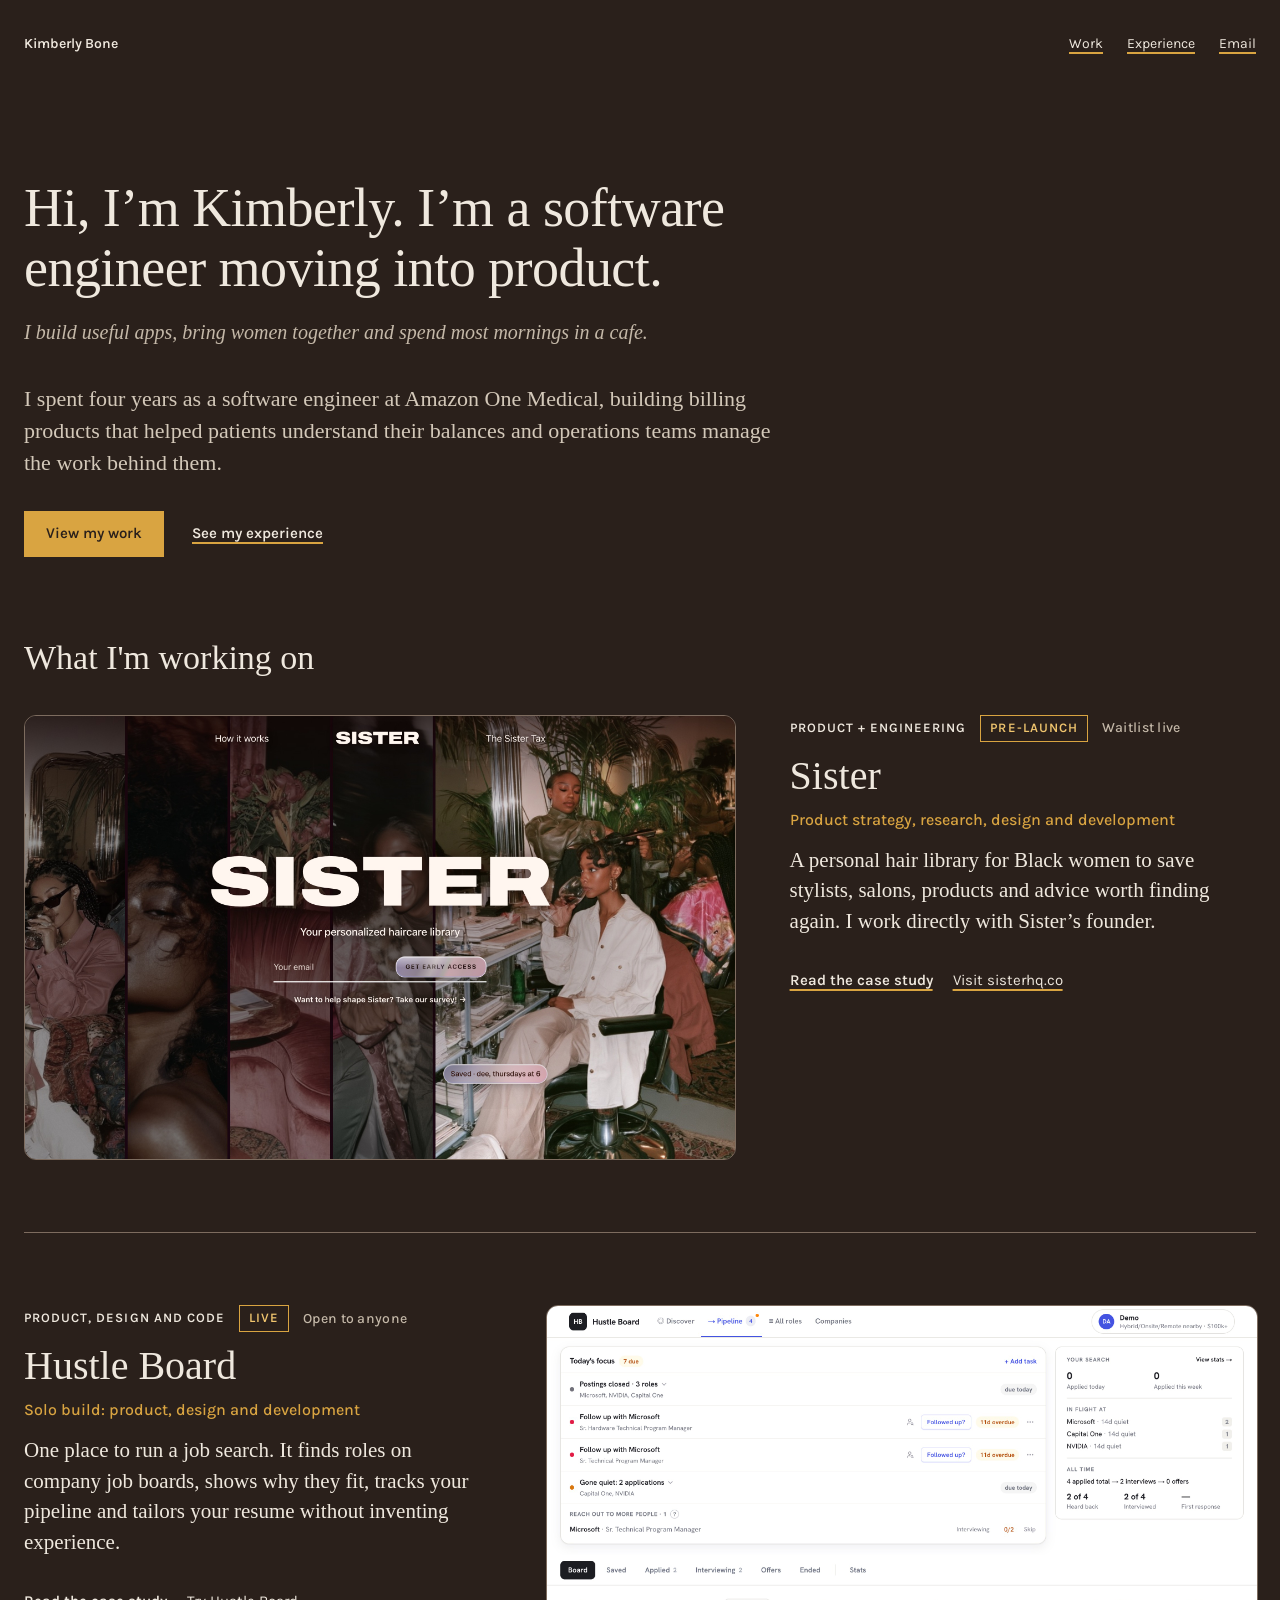
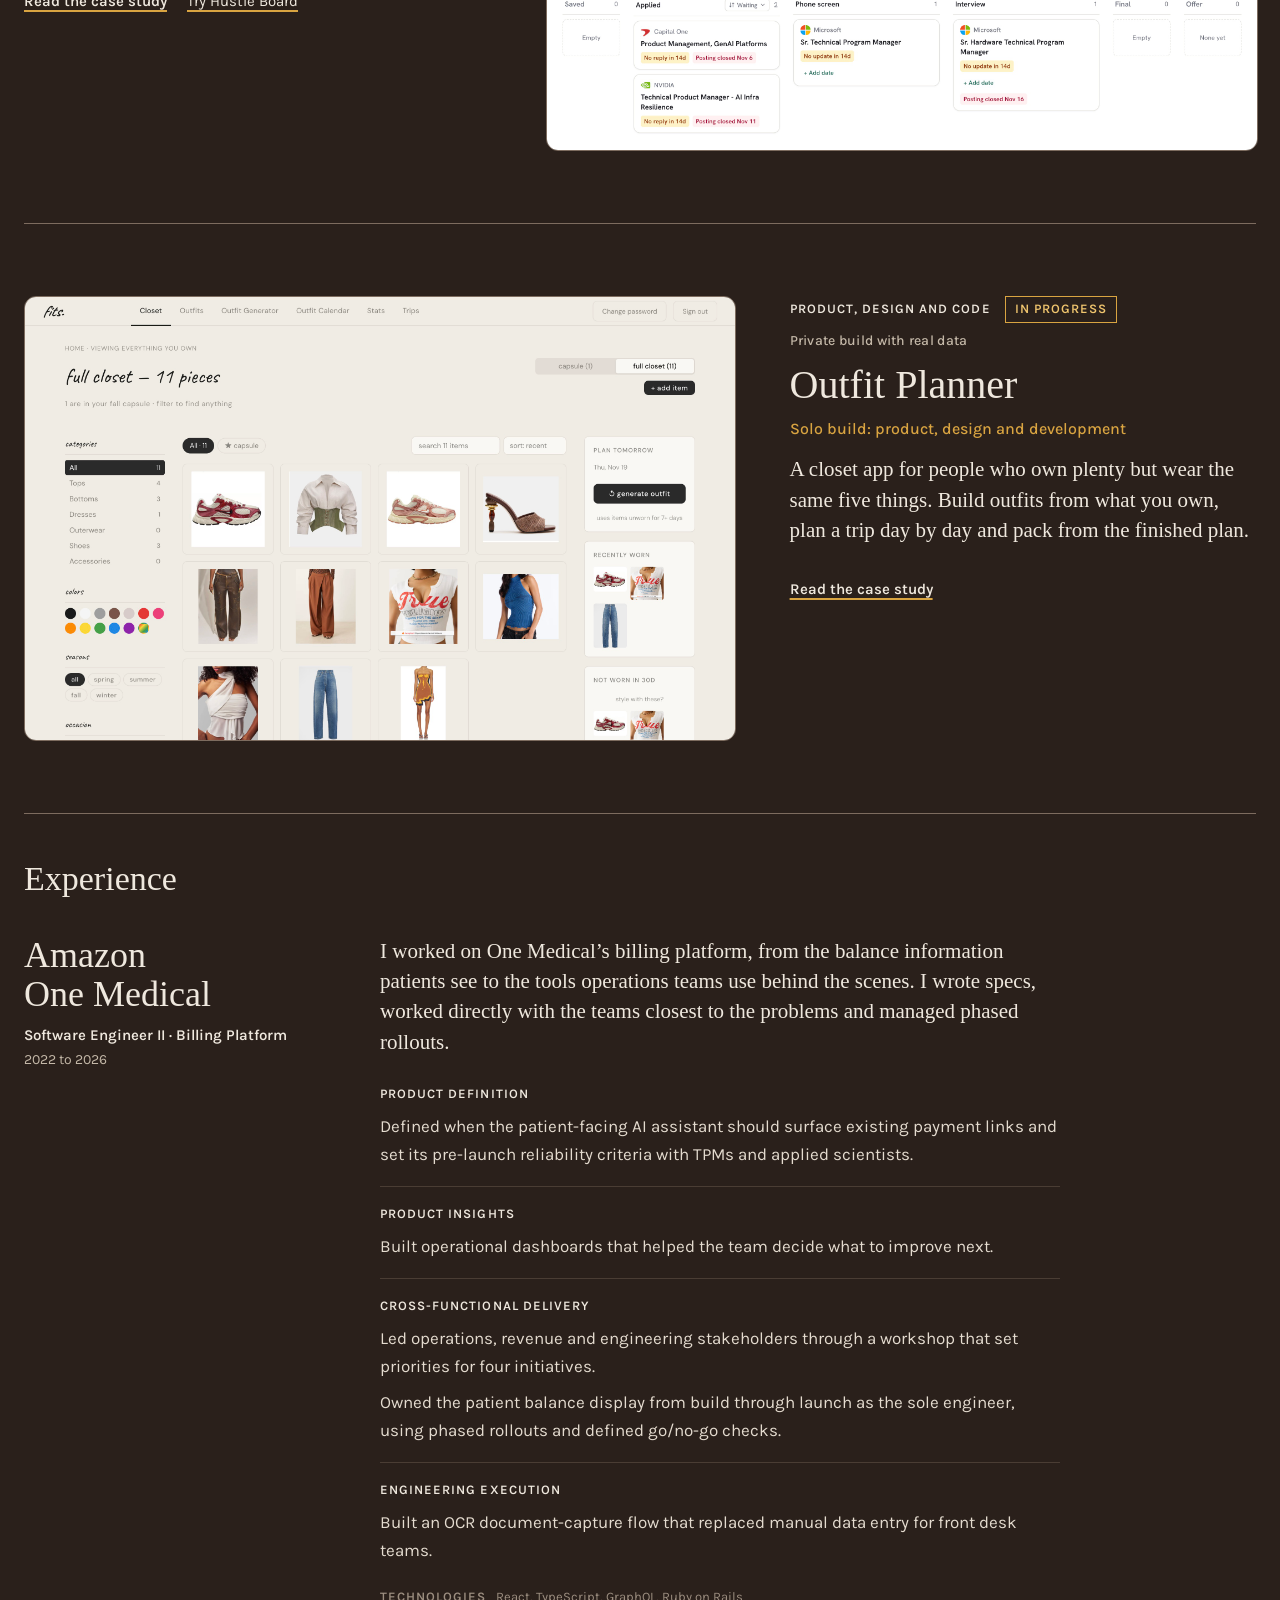
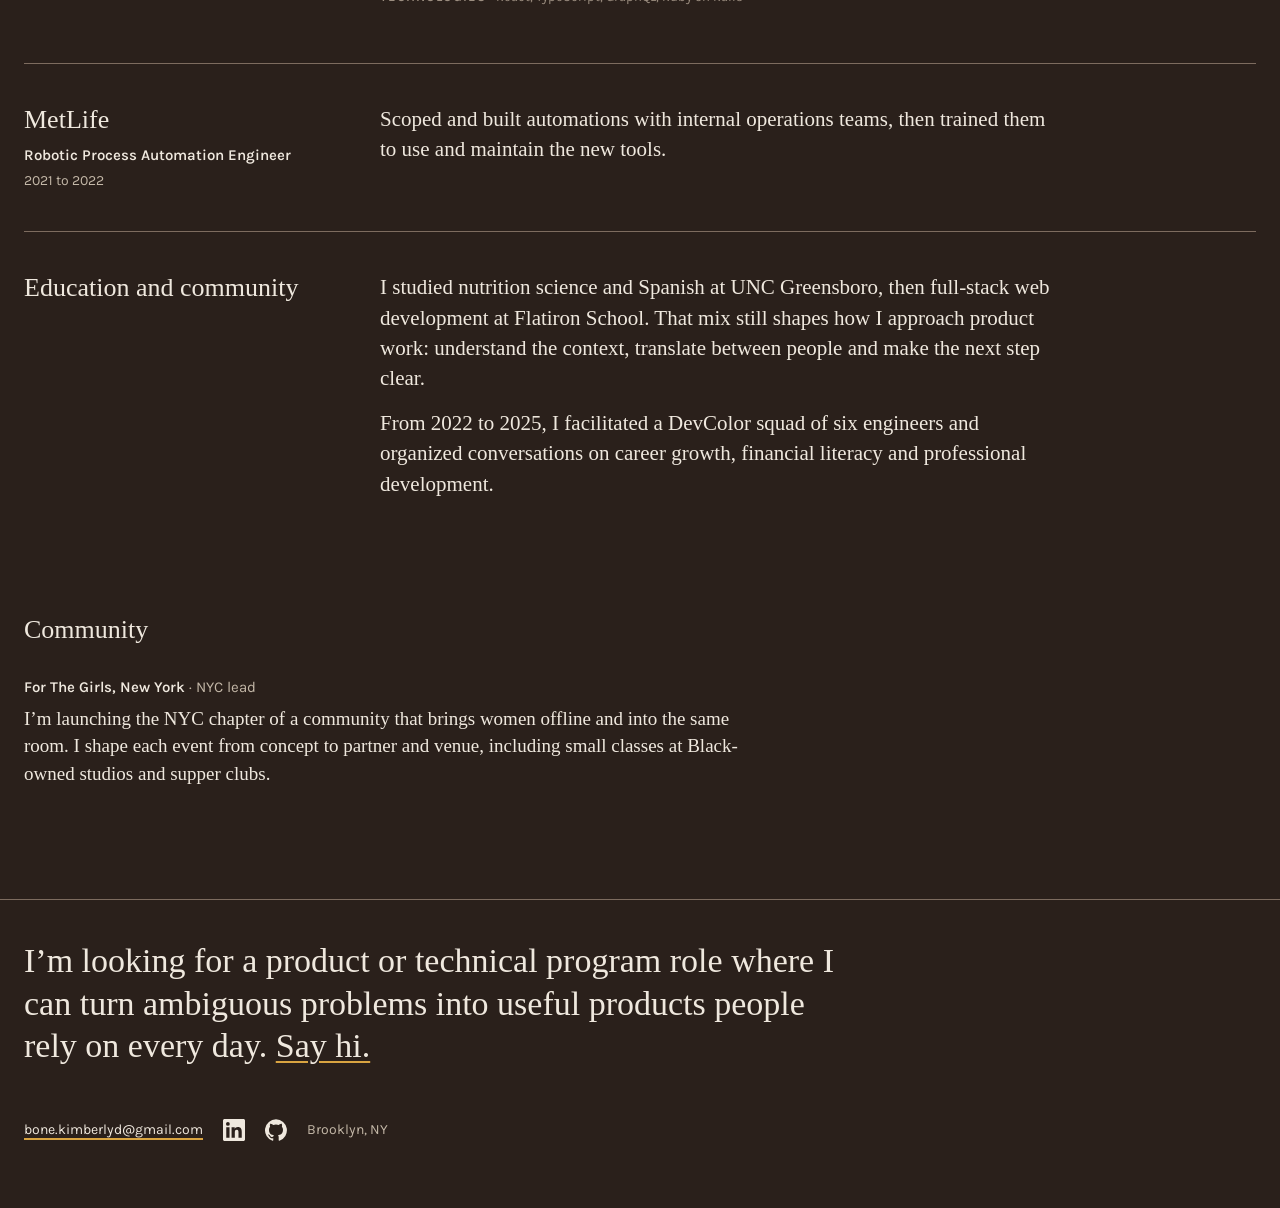
<file: index.html>
<!doctype html>
<html lang="en">
<head>
<meta charset="utf-8">
<meta name="viewport" content="width=device-width, initial-scale=1">
<title>Kimberly Bone</title>
<meta name="description" content="Kimberly Bone, a software engineer moving into product, based in New York.">
<link rel="preconnect" href="https://fonts.googleapis.com">
<link href="https://fonts.googleapis.com/css2?family=Karla:wght@400;500;600&amp;display=swap" rel="stylesheet">
<style>
body{margin:0;background:#2A201B}
a{color:#EFE8DE;text-decoration-color:#D9A441;text-underline-offset:4px;text-decoration-thickness:2px}
a:focus-visible{outline:2px solid #F0C56E;outline-offset:3px}
a:hover{color:#F0C56E}
.cta-primary{display:inline-block;padding:12px 22px;background:#D9A441;color:#2A201B;text-decoration:none}
.cta-primary:hover{background:#F0C56E;color:#2A201B}
.cta-primary:focus-visible{outline:2px solid #EFE8DE;outline-offset:3px}
.card-meta{margin:0;font-family:'Karla',sans-serif;font-size:13px;font-weight:600;letter-spacing:.08em;text-transform:uppercase;color:#EFE8DE;display:flex;flex-wrap:wrap;align-items:center;gap:8px 14px}
.card-status{padding:3px 9px;border:1px solid #D9A441;color:#F0C56E}
.card-milestone{font-weight:500;letter-spacing:.02em;text-transform:none;font-size:14px;color:#C4B8A8}
.exp-theme{padding:18px 0 0;margin:18px 0 0;border-top:1px solid #4A3D34}
.exp-theme:first-child{padding-top:0;margin-top:0;border-top:0}
.exp-theme-h{margin:0;font-family:'Karla',sans-serif;font-size:13px;font-weight:600;letter-spacing:.08em;text-transform:uppercase;color:#EFE8DE}
.exp-theme p{font-family:'Karla',sans-serif;font-size:17px;line-height:1.65;color:#E4DBCF}
.exp-stack-label{margin-right:10px;font-weight:600;letter-spacing:.08em;text-transform:uppercase}
.exp-stack{margin:24px 0 0;font-family:'Karla',sans-serif;font-size:13px;color:#9C8E80}
.social-link{display:inline-flex;flex:0 0 44px;align-items:center;justify-content:center;width:44px;height:44px;margin:0 -11px;color:#EFE8DE}
.social-link:hover{color:#F0C56E}
.card-owner{margin:10px 0 0;font-family:'Karla',sans-serif;font-size:16px;font-weight:500;color:#D9A441}
</style>
<style>img{max-width:100%}article img{border-radius:12px}</style>
</head>
<body>
<div style="background: #2A201B; color: #EFE8DE; font-family: 'Times New Roman', Times, serif; font-size: 21px; line-height: 1.45">

<header style="max-width: 1240px; margin: 0 auto; padding: 24px 24px 0; display: flex; flex-wrap: wrap; gap: 4px 24px; justify-content: space-between; font-family: 'Karla', sans-serif; font-size: 14px">
<a href="#top" style="text-decoration: none; font-weight: 600; padding: 10px 0">Kimberly Bone</a>
<nav aria-label="Primary" style="display: flex; flex-wrap: wrap; gap: 4px 24px">
<a href="#work-h" style="padding: 10px 0">Work</a>
<a href="#experience" style="padding: 10px 0">Experience</a>
<a href="mailto:bone.kimberlyd@gmail.com" style="padding: 10px 0">Email</a>
</nav>
</header>

<section id="top" style="max-width: 1240px; margin: 0 auto; padding: clamp(56px, 9vw, 120px) 24px clamp(48px, 6vw, 80px)">
<h1 style="margin: 0; font-weight: 400; font-size: clamp(34px, 6vw, 54px); line-height: 1.1; letter-spacing: -0.01em; max-width: 820px">Hi, I’m Kimberly. I’m a software engineer moving into product.</h1>
<p style="margin: 20px 0 0; font-style: italic; font-size: 20px; line-height: 1.45; max-width: 640px; color: #C4B8A8">I build useful apps, bring women together and spend most mornings in a cafe.</p>
<p style="margin: 36px 0 0; font-size: 22px; line-height: 1.45; max-width: 760px; color: #D3C8B9">I spent four years as a software engineer at Amazon One Medical, building billing products that helped patients understand their balances and operations teams manage the work behind them.</p>
<p style="margin: 32px 0 0; display: flex; flex-wrap: wrap; align-items: center; gap: 12px 28px; font-family: 'Karla', sans-serif; font-size: 15px; font-weight: 600"><a href="#work-h" class="cta-primary">View my work</a><a href="#experience" style="padding: 12px 0">See my experience</a></p>
</section>

<section aria-labelledby="work-h" style="max-width: 1240px; margin: 0 auto; padding: 0 24px 40px">
<h2 id="work-h" style="margin: 0 0 32px; font-weight: 400; font-size: 34px">What I'm working on</h2>

<article style="display: flex; flex-wrap: wrap; gap: 32px 56px; align-items: flex-start; padding-bottom: 72px; border-bottom: 1px solid #7D6C5F">
<a href="sister.html" style="flex: 3 1 520px; min-width: 0; display: block; text-decoration: none">
<img src="images/sister-home-2x.jpg" alt="Sister's home page: a personalized haircare library with an early access signup" style="display: block; width: 100%; height: auto; border: 1px solid #7D6C5F">
</a>
<div style="flex: 2 1 340px; min-width: 0">
<p class="card-meta"><span>Product + Engineering</span><span class="card-status">Pre-launch</span><span class="card-milestone">Waitlist live</span></p>
<h3 style="margin: 12px 0 0; font-weight: 400; font-size: clamp(30px, 4vw, 40px); line-height: 1.1">Sister</h3>
<p class="card-owner">Product strategy, research, design and development</p>
<p style="margin: 14px 0 0">A personal hair library for Black women to save stylists, salons, products and advice worth finding again. I work directly with Sister’s founder.</p>
<p style="margin: 24px 0 0; font-family: 'Karla', sans-serif; font-size: 15px; display: flex; flex-wrap: wrap; gap: 4px 20px"><a href="sister.html" style="padding: 10px 0; font-weight: 600">Read the case study</a><a href="https://sisterhq.co" style="padding: 10px 0">Visit sisterhq.co</a></p>
</div>
</article>

<article style="display: flex; flex-wrap: wrap-reverse; gap: 32px 56px; align-items: flex-end; padding: 72px 0; border-bottom: 1px solid #7D6C5F">
<div style="flex: 2 1 340px; min-width: 0">
<p class="card-meta"><span>Product, design and code</span><span class="card-status">Live</span><span class="card-milestone">Open to anyone</span></p>
<h3 style="margin: 12px 0 0; font-weight: 400; font-size: clamp(30px, 4vw, 40px); line-height: 1.1">Hustle Board</h3>
<p class="card-owner">Solo build: product, design and development</p>
<p style="margin: 14px 0 0">One place to run a job search. It finds roles on company job boards, shows why they fit, tracks your pipeline and tailors your resume without inventing experience.</p>
<p style="margin: 24px 0 0; font-family: 'Karla', sans-serif; font-size: 15px; display: flex; flex-wrap: wrap; gap: 4px 20px"><a href="hustle-board.html" style="padding: 10px 0; font-weight: 600">Read the case study</a><a href="https://hustleboard.vercel.app" style="padding: 10px 0">Try Hustle Board</a></p>
</div>
<a href="hustle-board.html" style="flex: 3 1 520px; min-width: 0; display: block; text-decoration: none">
<img src="images/hb-pipeline-2x.jpg" alt="Hustle Board pipeline with today's focus and a board of roles by stage" style="display: block; width: 100%; height: auto; border: 1px solid #7D6C5F">
</a>
</article>

<article style="display: flex; flex-wrap: wrap; gap: 32px 56px; align-items: flex-start; padding: 72px 0; border-bottom: 1px solid #7D6C5F">
<a href="outfit-planner.html" style="flex: 3 1 520px; min-width: 0; display: block; text-decoration: none">
<img src="images/fits-closet-2x.jpg" alt="The fits closet: a grid of clothing photos with filters and a sidebar for planning tomorrow" style="display: block; width: 100%; height: auto; border: 1px solid #7D6C5F">
</a>
<div style="flex: 2 1 340px; min-width: 0">
<p class="card-meta"><span>Product, design and code</span><span class="card-status">In progress</span><span class="card-milestone">Private build with real data</span></p>
<h3 style="margin: 12px 0 0; font-weight: 400; font-size: clamp(30px, 4vw, 40px); line-height: 1.1">Outfit Planner</h3>
<p class="card-owner">Solo build: product, design and development</p>
<p style="margin: 14px 0 0">A closet app for people who own plenty but wear the same five things. Build outfits from what you own, plan a trip day by day and pack from the finished plan.</p>
<p style="margin: 24px 0 0; font-family: 'Karla', sans-serif; font-size: 15px; display: flex; flex-wrap: wrap; gap: 4px 20px"><a href="outfit-planner.html" style="padding: 10px 0; font-weight: 600">Read the case study</a></p>
</div>
</article>
</section>




<section id="experience" aria-labelledby="exp-h" style="max-width: 1240px; margin: 0 auto; padding: 0 24px 112px">
<h2 id="exp-h" style="margin: 0 0 32px; font-weight: 400; font-size: 34px">Experience</h2>

<div style="display: flex; flex-wrap: wrap; gap: 24px 56px; padding: 0 0 56px; border-bottom: 1px solid #7D6C5F">
<div style="flex: 0 0 300px; min-width: 0">
<h3 style="margin: 0; font-weight: 400; font-size: clamp(28px, 3.5vw, 36px); line-height: 1.1">Amazon One&nbsp;Medical</h3>
<p style="margin: 10px 0 0; font-family: 'Karla', sans-serif; font-size: 15px; font-weight: 600">Software Engineer II · Billing Platform</p>
<p style="margin: 4px 0 0; font-family: 'Karla', sans-serif; font-size: 14px; color: #C4B8A8">2022 to 2026</p>
</div>
<div style="flex: 999 1 480px; min-width: 0; max-width: 680px">
<p style="margin: 0">I worked on One Medical’s billing platform, from the balance information patients see to the tools operations teams use behind the scenes. I wrote specs, worked directly with the teams closest to the problems and managed phased rollouts.</p>
<div style="margin: 28px 0 0">
<div class="exp-theme"><h4 class="exp-theme-h">Product definition</h4><p style="margin: 8px 0 0">Defined when the patient-facing AI assistant should surface existing payment links and set its pre-launch reliability criteria with TPMs and applied scientists.</p></div>
<div class="exp-theme"><h4 class="exp-theme-h">Product insights</h4><p style="margin: 8px 0 0">Built operational dashboards that helped the team decide what to improve next.</p></div>
<div class="exp-theme"><h4 class="exp-theme-h">Cross-functional delivery</h4><p style="margin: 8px 0 0">Led operations, revenue and engineering stakeholders through a workshop that set priorities for four initiatives.</p><p style="margin: 8px 0 0">Owned the patient balance display from build through launch as the sole engineer, using phased rollouts and defined go/no-go checks.</p></div>
<div class="exp-theme"><h4 class="exp-theme-h">Engineering execution</h4><p style="margin: 8px 0 0">Built an OCR document-capture flow that replaced manual data entry for front desk teams.</p></div>
</div>
<p class="exp-stack"><span class="exp-stack-label">Technologies</span>React, TypeScript, GraphQL, Ruby on Rails</p>
</div>
</div>

<div style="display: flex; flex-wrap: wrap; gap: 24px 56px; padding: 40px 0; border-bottom: 1px solid #7D6C5F">
<div style="flex: 0 0 300px; min-width: 0">
<h3 style="margin: 0; font-weight: 400; font-size: 26px; line-height: 1.2">MetLife</h3>
<p style="margin: 10px 0 0; font-family: 'Karla', sans-serif; font-size: 15px; font-weight: 600">Robotic Process Automation Engineer</p>
<p style="margin: 4px 0 0; font-family: 'Karla', sans-serif; font-size: 14px; color: #C4B8A8">2021 to 2022</p>
</div>
<p style="flex: 999 1 480px; min-width: 0; max-width: 680px; margin: 0">Scoped and built automations with internal operations teams, then trained them to use and maintain the new tools.</p>
</div>

<div style="display: flex; flex-wrap: wrap; gap: 24px 56px; padding: 40px 0 0">
<div style="flex: 0 0 300px; min-width: 0">
<h3 style="margin: 0; font-weight: 400; font-size: 26px; line-height: 1.2">Education and community</h3>
</div>
<div style="flex: 999 1 480px; min-width: 0; max-width: 680px">
<p style="margin: 0">I studied nutrition science and Spanish at UNC Greensboro, then full-stack web development at Flatiron School. That mix still shapes how I approach product work: understand the context, translate between people and make the next step clear.</p>
<p style="margin: 14px 0 0">From 2022 to 2025, I facilitated a DevColor squad of six engineers and organized conversations on career growth, financial literacy and professional development.</p>
</div>
</div>
</section>

<section aria-labelledby="also-h" style="max-width: 1240px; margin: 0 auto; padding: 0 24px 112px">
<h2 id="also-h" style="margin: 0 0 28px; font-weight: 400; font-size: 26px">Community</h2>
<div style="display: flex; flex-wrap: wrap; gap: 32px 48px">
<div style="flex: 1 1 300px; min-width: 0; max-width: 720px">
<h3 style="margin: 0; font-family: 'Karla', sans-serif; font-weight: 600; font-size: 15px">For The Girls, New York <span style="font-weight: 400; color: #C4B8A8">· NYC lead</span></h3>
<p style="margin: 6px 0 0; font-size: 19px">I’m launching the NYC chapter of a community that brings women offline and into the same room. I shape each event from concept to partner and venue, including small classes at Black-owned studios and supper clubs.</p>
</div>
</div>
</section>

<footer style="max-width: 1240px; margin: 0 auto; padding: 40px 24px 56px; border-top: 1px solid #7D6C5F">
<p style="margin: 0; font-size: 34px; line-height: 1.25; max-width: 820px">I’m looking for a product or technical program role where I can turn ambiguous problems into useful products people rely on every day. <a href="mailto:bone.kimberlyd@gmail.com">Say hi.</a></p>
<p style="margin: 40px 0 0; display: flex; flex-wrap: wrap; align-items: center; gap: 4px 20px; font-family: 'Karla', sans-serif; font-size: 14px">
<a href="mailto:bone.kimberlyd@gmail.com" style="padding: 10px 0">bone.kimberlyd@gmail.com</a>
<a href="https://linkedin.com/in/kimberly-bone" class="social-link" aria-label="LinkedIn"><svg viewBox="0 0 24 24" width="22" height="22" aria-hidden="true" focusable="false"><path fill="currentColor" d="M20.45 20.45h-3.56v-5.57c0-1.33-.02-3.04-1.85-3.04-1.85 0-2.14 1.45-2.14 2.94v5.67H9.35V9h3.41v1.56h.05c.48-.9 1.64-1.85 3.37-1.85 3.6 0 4.27 2.37 4.27 5.46v6.28zM5.34 7.43a2.06 2.06 0 1 1 0-4.13 2.06 2.06 0 0 1 0 4.13zM7.12 20.45H3.56V9h3.56v11.45zM22.22 0H1.77C.79 0 0 .77 0 1.73v20.54C0 23.23.79 24 1.77 24h20.45c.98 0 1.78-.77 1.78-1.73V1.73C24 .77 23.2 0 22.22 0z"/></svg></a>
<a href="https://github.com/kimberlybone" class="social-link" aria-label="GitHub"><svg viewBox="0 0 24 24" width="22" height="22" aria-hidden="true" focusable="false"><path fill="currentColor" d="M12 .3a12 12 0 0 0-3.8 23.38c.6.12.83-.26.83-.57L9 21.07c-3.34.72-4.04-1.61-4.04-1.61-.55-1.39-1.34-1.76-1.34-1.76-1.08-.74.09-.73.09-.73 1.2.09 1.83 1.24 1.83 1.24 1.07 1.83 2.81 1.3 3.5 1 .1-.78.42-1.31.76-1.61-2.67-.3-5.47-1.33-5.47-5.93 0-1.31.47-2.38 1.24-3.22-.14-.3-.54-1.52.1-3.18 0 0 1-.32 3.3 1.23a11.5 11.5 0 0 1 6 0c2.28-1.55 3.29-1.23 3.29-1.23.64 1.66.24 2.88.12 3.18a4.65 4.65 0 0 1 1.23 3.22c0 4.61-2.8 5.63-5.48 5.92.42.36.81 1.1.81 2.22l-.01 3.29c0 .31.2.69.82.57A12 12 0 0 0 12 .3"/></svg></a>
<span style="padding: 10px 0; color: #C4B8A8">Brooklyn, NY</span>
</p>
</footer>

</div>
</body>
</html>
</file>
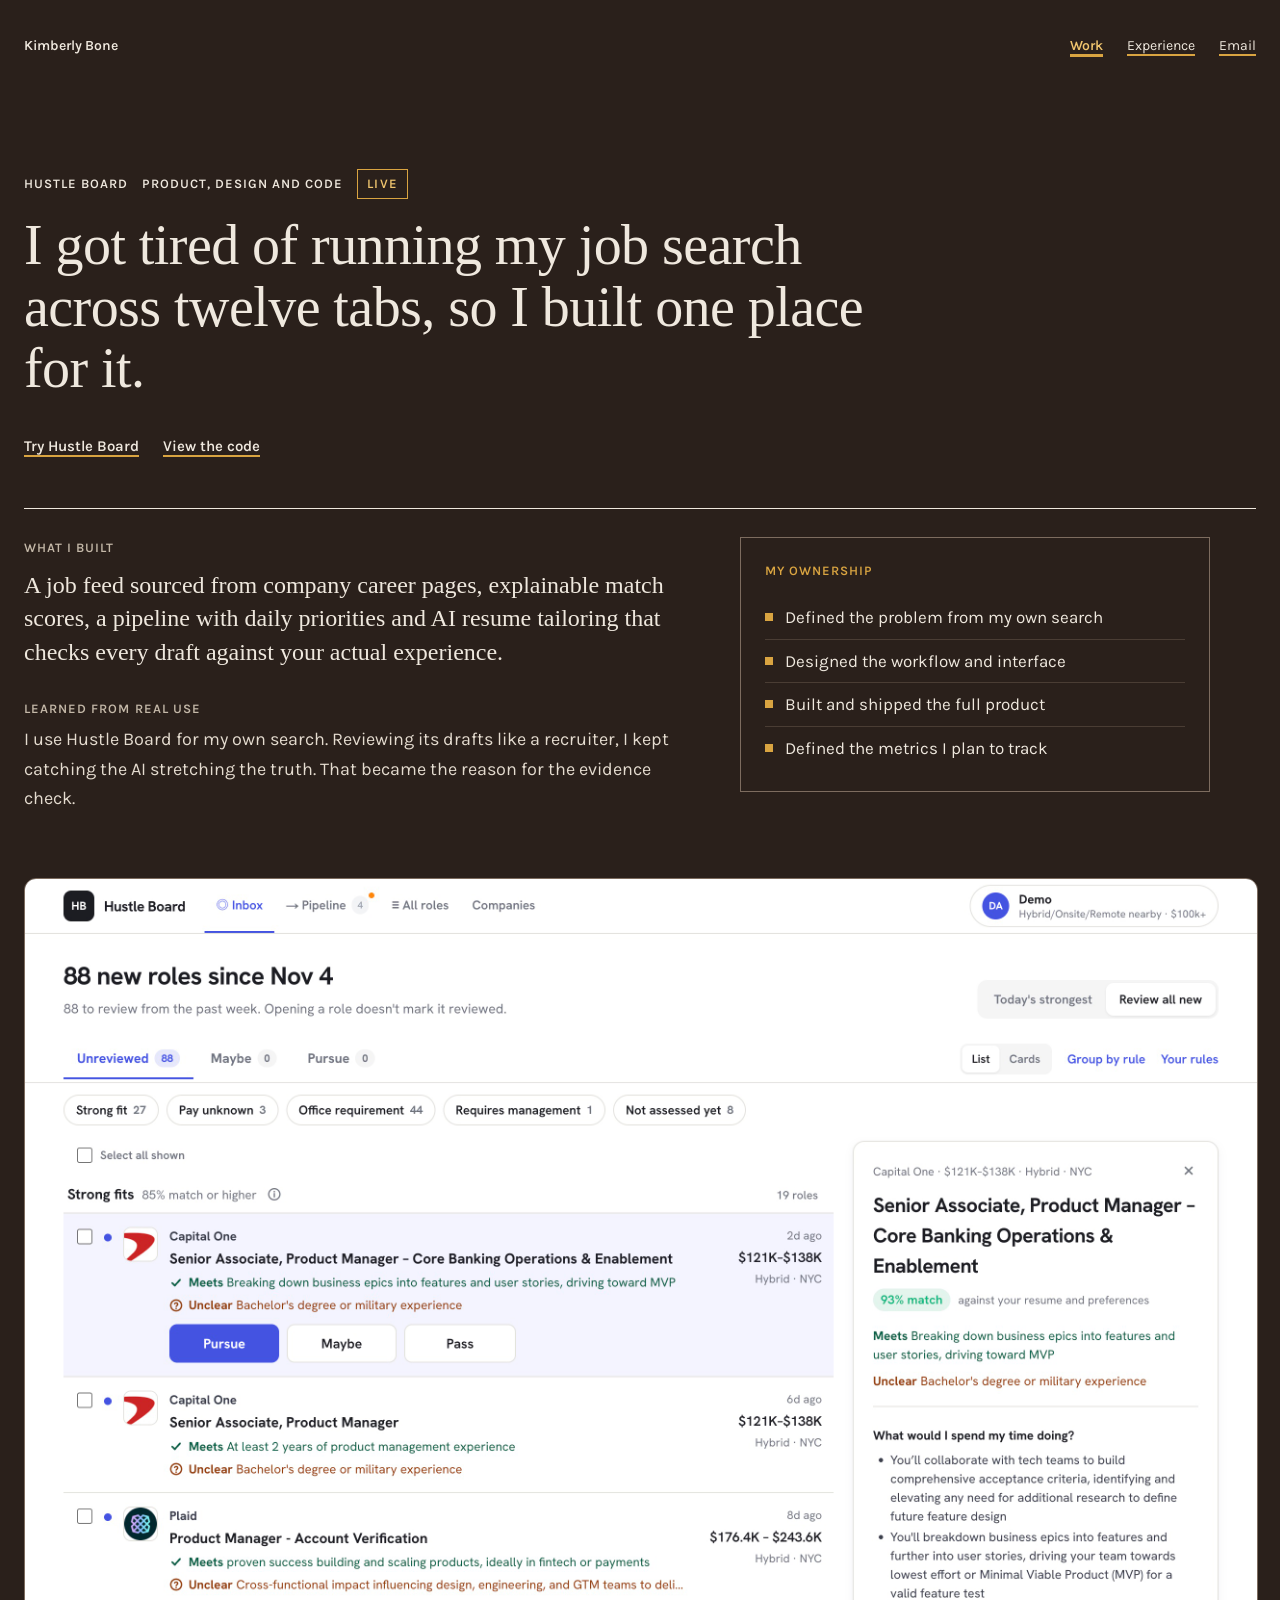
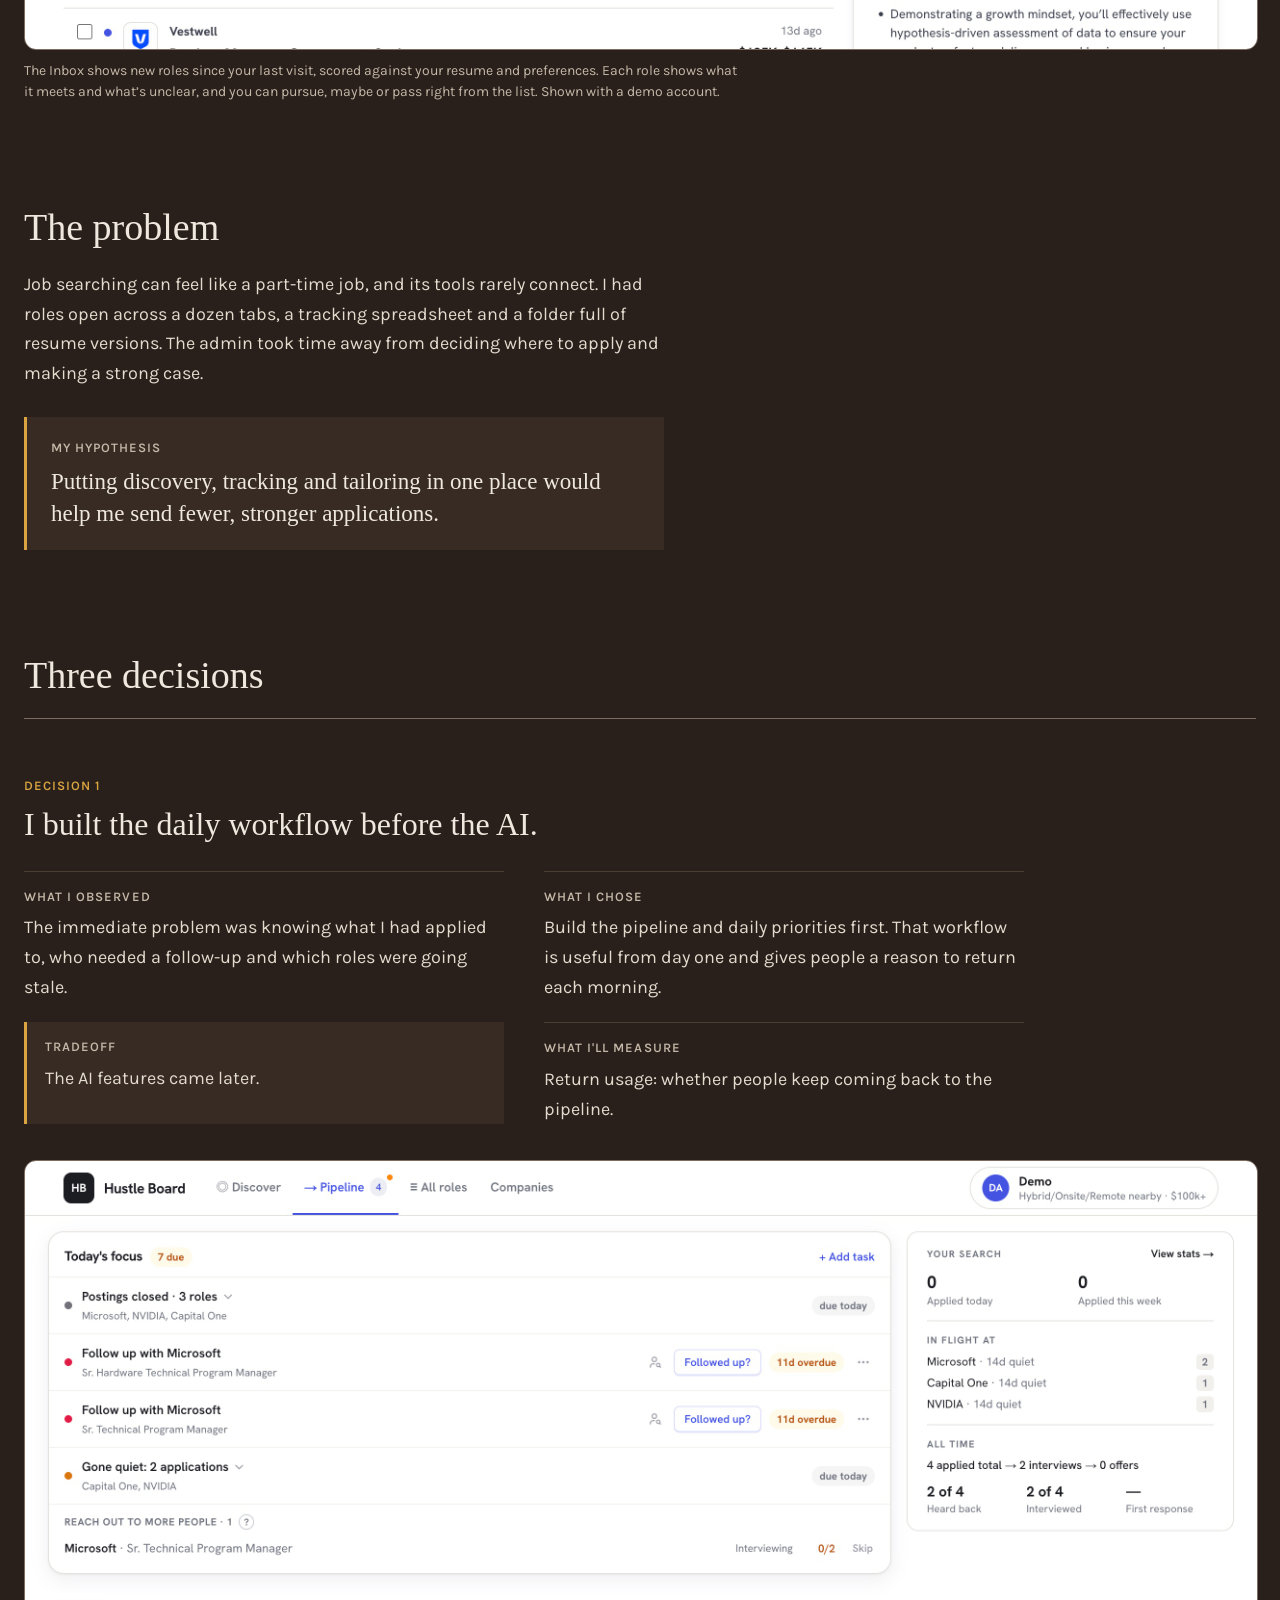
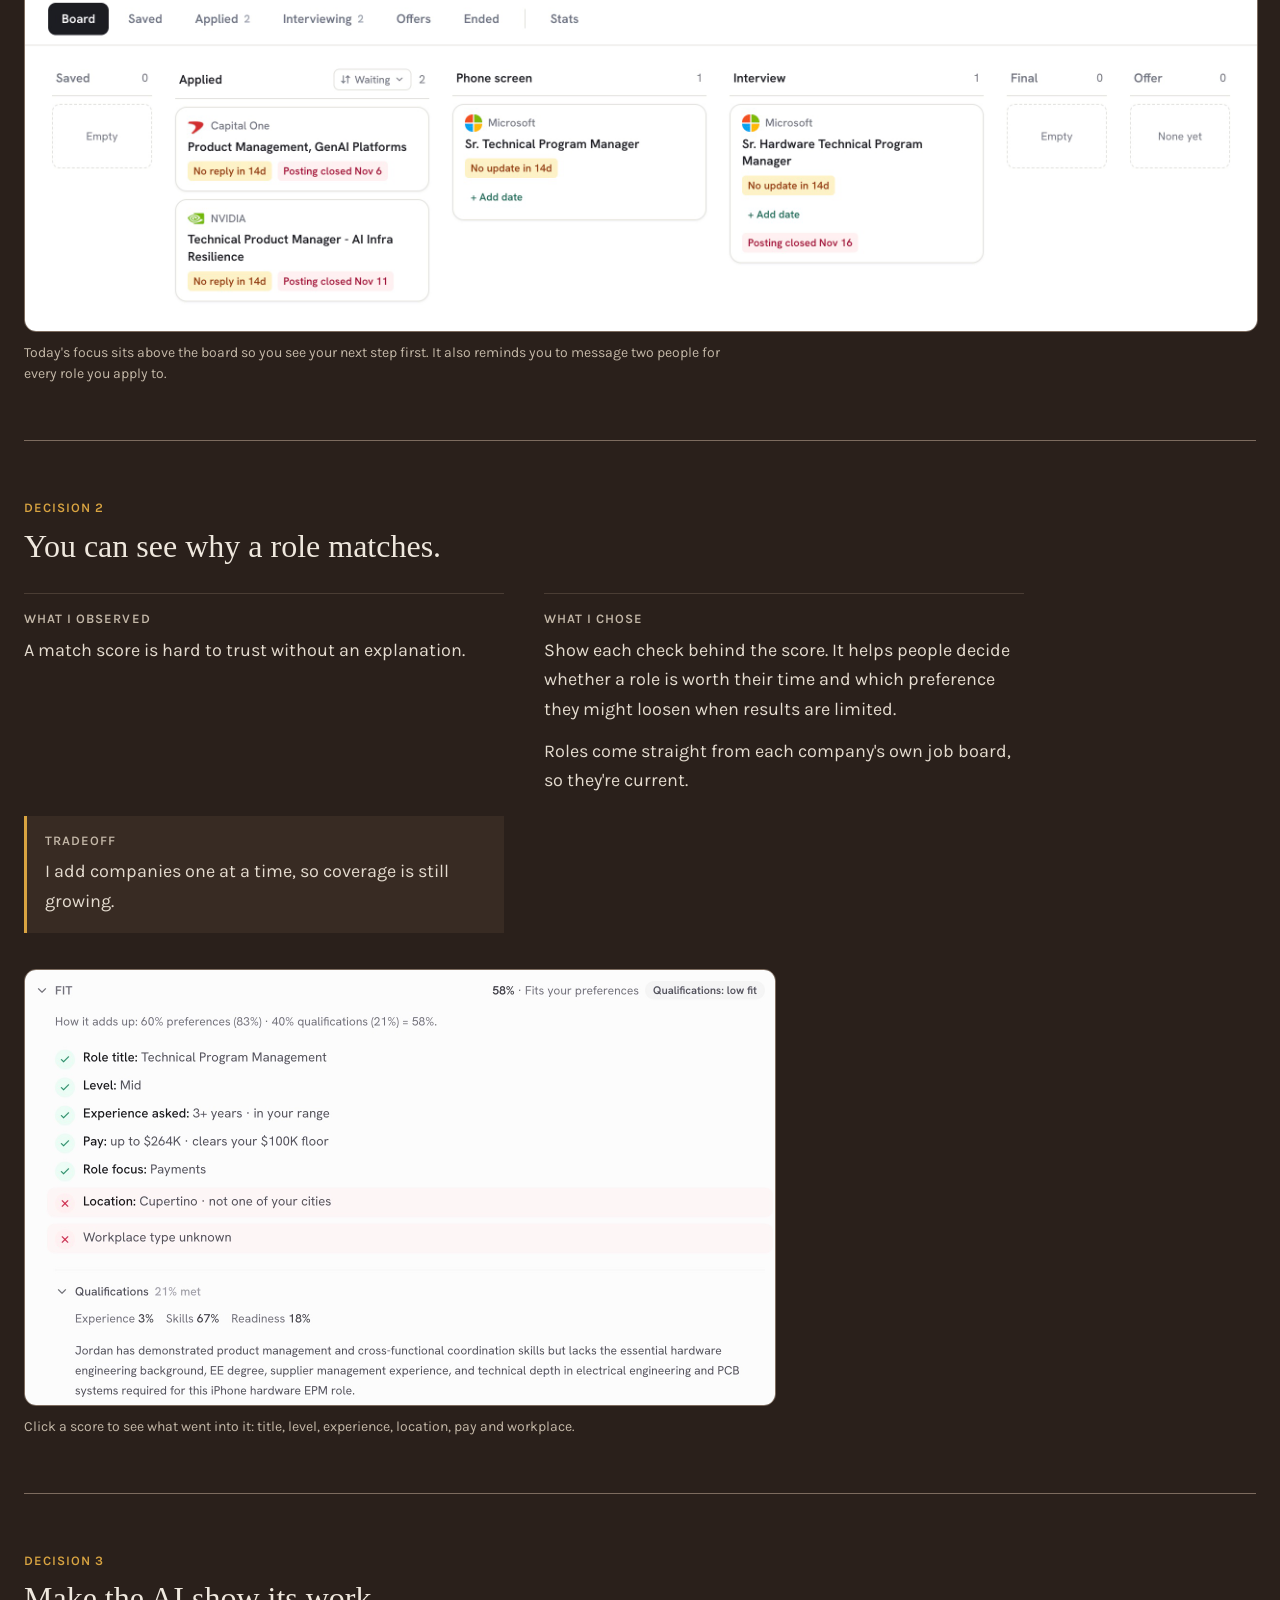
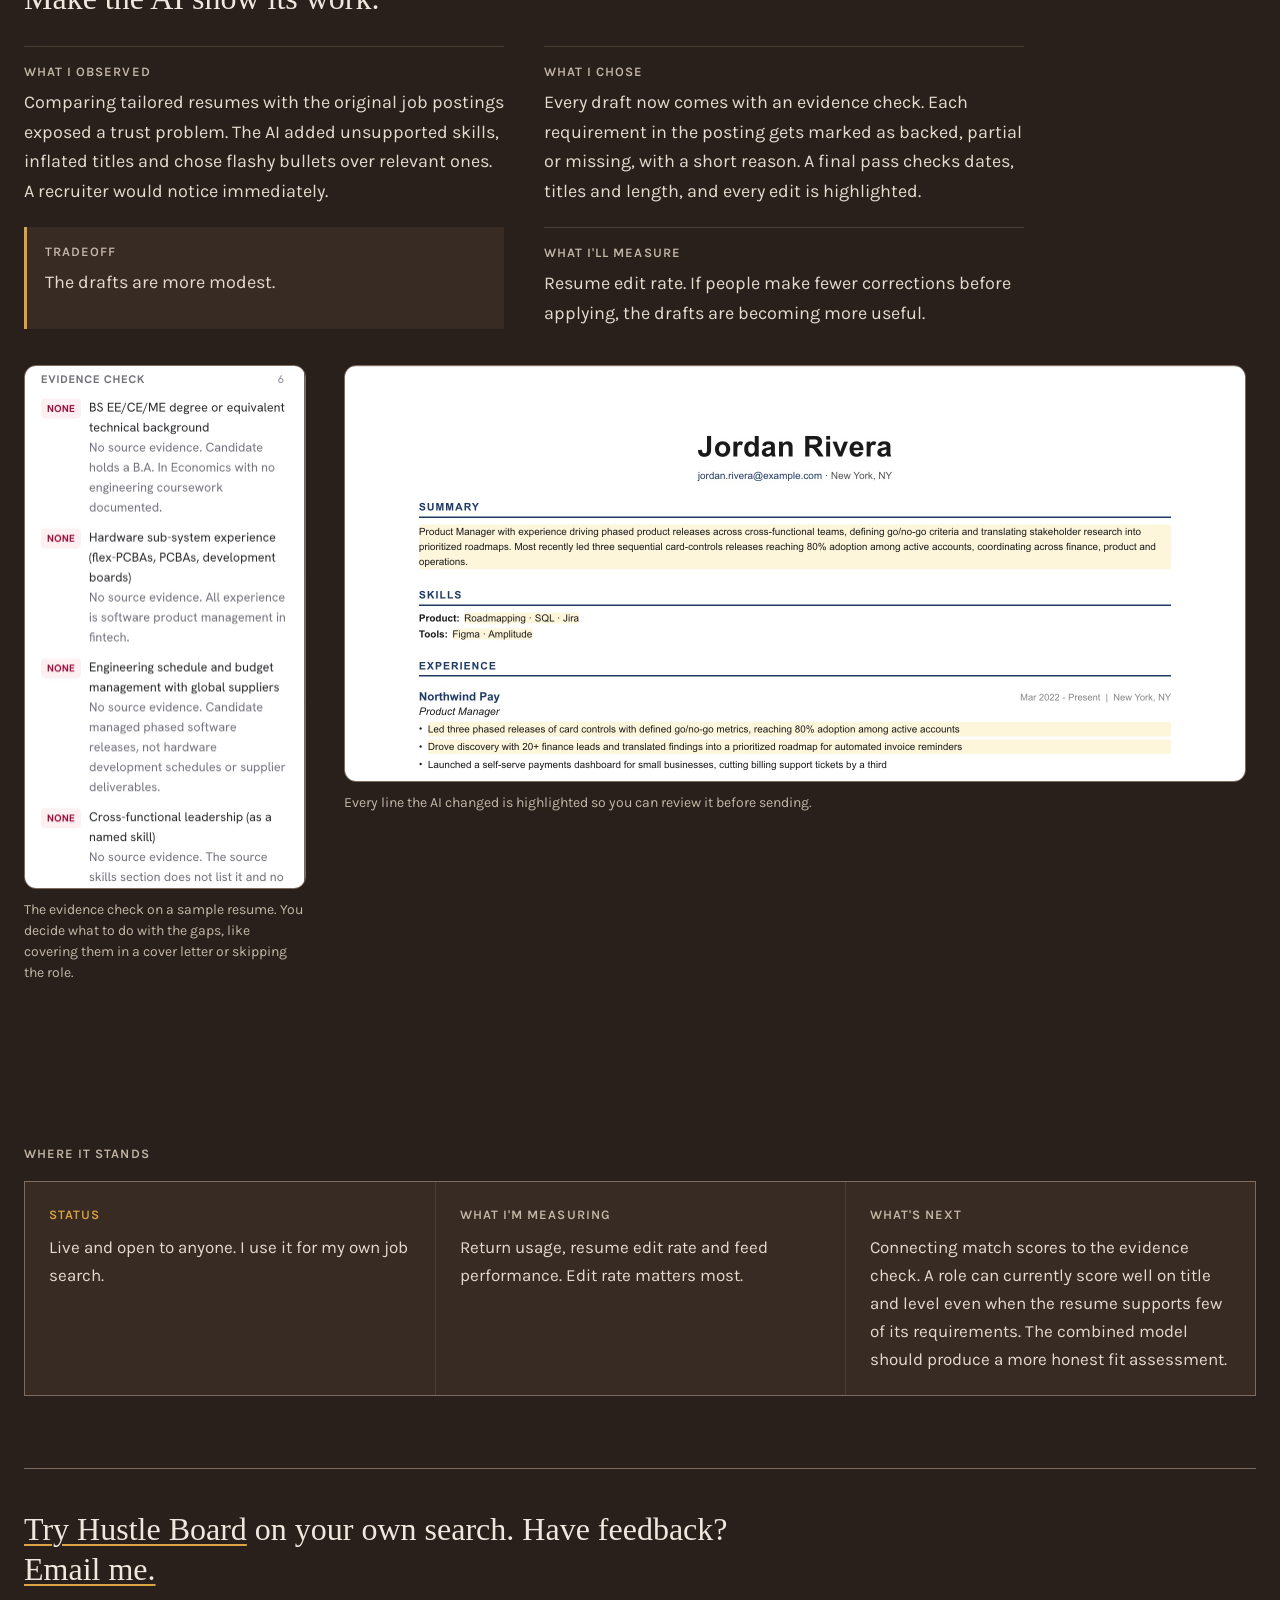
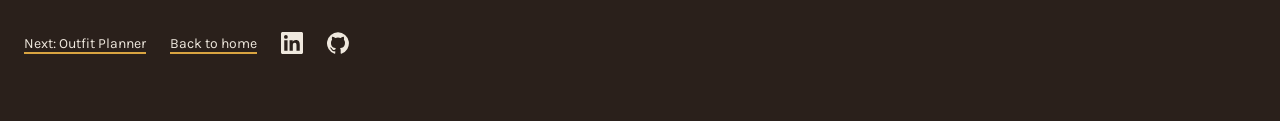
<file: hustle-board.html>
<!doctype html>
<html lang="en">
<head>
<meta charset="utf-8">
<meta name="viewport" content="width=device-width, initial-scale=1">
<title>Hustle Board</title>
<meta name="description" content="Hustle Board case study by Kimberly Bone, a software engineer moving into product, based in New York.">
<link rel="preconnect" href="https://fonts.googleapis.com">
<link href="https://fonts.googleapis.com/css2?family=Karla:wght@400;500;600&amp;display=swap" rel="stylesheet">
<link rel="stylesheet" href="case-study.css">
</head>
<body>
<div class="page">

<header class="wrap site-header">
<a href="index.html" class="brand">Kimberly Bone</a>
<nav aria-label="Primary" class="primary-nav">
<a href="index.html#work-h" aria-current="true">Work</a>
<a href="index.html#experience">Experience</a>
<a href="mailto:bone.kimberlyd@gmail.com">Email</a>
</nav>
</header>

<section class="wrap hero">
<p class="eyebrow"><span>Hustle Board</span><span>Product, design and code</span><span class="status-tag">Live</span></p>
<h1>I got tired of running my job search across twelve tabs, so I built one place for it.</h1>
<p class="hero-links"><a href="https://hustleboard.vercel.app">Try Hustle Board</a><a href="https://github.com/kimberlybone/job-tracker">View the code</a></p>
</section>

<section aria-label="At a glance" class="wrap">
<div class="glance">
<div class="glance-main">
<h2 class="label">What I built</h2>
<p class="glance-lead">A job feed sourced from company career pages, explainable match scores, a pipeline with daily priorities and AI resume tailoring that checks every draft against your actual experience.</p>
<div class="glance-note">
<h2 class="label">Learned from real use</h2>
<p>I use Hustle Board for my own search. Reviewing its drafts like a recruiter, I kept catching the AI stretching the truth. That became the reason for the evidence check.</p>
</div>
</div>
<div class="ownership">
<h2 class="label">My ownership</h2>
<ul>
<li>Defined the problem from my own search</li>
<li>Designed the workflow and interface</li>
<li>Built and shipped the full product</li>
<li>Defined the metrics I plan to track</li>
</ul>
</div>
</div>
</section>

<figure class="wrap hero-shot">
<img src="images/hb-inbox-2x.jpg" width="1280" alt="Inbox listing new roles since the last visit, each with a match score, what it meets, what is unclear and Pursue, Maybe and Pass buttons">
<figcaption>The Inbox shows new roles since your last visit, scored against your resume and preferences. Each role shows what it meets and what’s unclear, and you can pursue, maybe or pass right from the list. Shown with a demo account.</figcaption>
</figure>

<section aria-labelledby="problem-h" class="wrap section">
<div class="measure">
<h2 id="problem-h">The problem</h2>
<p>Job searching can feel like a part-time job, and its tools rarely connect. I had roles open across a dozen tabs, a tracking spreadsheet and a folder full of resume versions. The admin took time away from deciding where to apply and making a strong case.</p>
</div>
<div class="callout">
<h3 class="label">My hypothesis</h3>
<p>Putting discovery, tracking and tailoring in one place would help me send fewer, stronger applications.</p>
</div>
</section>

<section aria-labelledby="decisions-h" class="wrap section">
<h2 id="decisions-h">Three decisions</h2>

<article class="decision">
<p class="label">Decision 1</p>
<h3>I built the daily workflow before the AI.</h3>
<dl class="facts">
<div><dt>What I observed</dt><dd>The immediate problem was knowing what I had applied to, who needed a follow-up and which roles were going stale.</dd></div>
<div><dt>What I chose</dt><dd>Build the pipeline and daily priorities first. That workflow is useful from day one and gives people a reason to return each morning.</dd></div>
<div class="tradeoff"><dt>Tradeoff</dt><dd>The AI features came later.</dd></div>
<div><dt>What I'll measure</dt><dd>Return usage: whether people keep coming back to the pipeline.</dd></div>
</dl>
<div class="figures">
<figure class="wide">
<img src="images/hb-pipeline-2x.jpg" width="1280" alt="Pipeline with today's focus, people to reach out to and roles by stage">
<figcaption>Today's focus sits above the board so you see your next step first. It also reminds you to message two people for every role you apply to.</figcaption>
</figure>
</div>
</article>

<article class="decision">
<p class="label">Decision 2</p>
<h3>You can see why a role matches.</h3>
<dl class="facts">
<div><dt>What I observed</dt><dd>A match score is hard to trust without an explanation.</dd></div>
<div><dt>What I chose</dt><dd>Show each check behind the score. It helps people decide whether a role is worth their time and which preference they might loosen when results are limited.</dd><dd>Roles come straight from each company's own job board, so they're current.</dd></div>
<div class="tradeoff"><dt>Tradeoff</dt><dd>I add companies one at a time, so coverage is still growing.</dd></div>
</dl>
<div class="figures">
<figure class="wide">
<img src="images/hb-fit-2x.jpg" width="750" alt="A role's Fit section listing each check behind its match score">
<figcaption>Click a score to see what went into it: title, level, experience, location, pay and workplace.</figcaption>
</figure>
</div>
</article>

<article class="decision">
<p class="label">Decision 3</p>
<h3>Make the AI show its work.</h3>
<dl class="facts">
<div><dt>What I observed</dt><dd>Comparing tailored resumes with the original job postings exposed a trust problem. The AI added unsupported skills, inflated titles and chose flashy bullets over relevant ones. A recruiter would notice immediately.</dd></div>
<div><dt>What I chose</dt><dd>Every draft now comes with an evidence check. Each requirement in the posting gets marked as backed, partial or missing, with a short reason. A final pass checks dates, titles and length, and every edit is highlighted.</dd></div>
<div class="tradeoff"><dt>Tradeoff</dt><dd>The drafts are more modest.</dd></div>
<div><dt>What I'll measure</dt><dd>Resume edit rate. If people make fewer corrections before applying, the drafts are becoming more useful.</dd></div>
</dl>
<div class="figures">
<figure class="slim" style="flex-basis: 280px">
<img src="images/hb-evidence-2x.jpg" width="280" alt="Tailored draft with keyword coverage and an evidence check marking each job requirement">
<figcaption>The evidence check on a sample resume. You decide what to do with the gaps, like covering them in a cover letter or skipping the role.</figcaption>
</figure>
<figure>
<img src="images/hb-tailored-2x.jpg" width="900" alt="The tailored resume with every changed line highlighted">
<figcaption>Every line the AI changed is highlighted so you can review it before sending.</figcaption>
</figure>
</div>
</article>
</section>

<section aria-labelledby="standing-h" class="wrap">
<h2 id="standing-h" class="label" style="margin-bottom: 16px">Where it stands</h2>
<div class="standing">
<div><h3 class="label label-status">Status</h3><p>Live and open to anyone. I use it for my own job search.</p></div>
<div><h3 class="label">What I'm measuring</h3><p>Return usage, resume edit rate and feed performance. Edit rate matters most.</p></div>
<div><h3 class="label">What's next</h3><p>Connecting match scores to the evidence check. A role can currently score well on title and level even when the resume supports few of its requirements. The combined model should produce a more honest fit assessment.</p></div>
</div>
</section>

<footer class="wrap site-footer">
<div class="rule">
<p class="footer-cta"><a href="https://hustleboard.vercel.app">Try Hustle Board</a> on your own search. Have feedback? <a href="mailto:bone.kimberlyd@gmail.com?subject=Hustle%20Board%20feedback">Email me.</a></p>
<p class="footer-links"><a href="outfit-planner.html">Next: Outfit Planner</a><a href="index.html">Back to home</a><a href="https://linkedin.com/in/kimberly-bone" class="social-link" aria-label="LinkedIn"><svg viewBox="0 0 24 24" width="22" height="22" aria-hidden="true" focusable="false"><path fill="currentColor" d="M20.45 20.45h-3.56v-5.57c0-1.33-.02-3.04-1.85-3.04-1.85 0-2.14 1.45-2.14 2.94v5.67H9.35V9h3.41v1.56h.05c.48-.9 1.64-1.85 3.37-1.85 3.6 0 4.27 2.37 4.27 5.46v6.28zM5.34 7.43a2.06 2.06 0 1 1 0-4.13 2.06 2.06 0 0 1 0 4.13zM7.12 20.45H3.56V9h3.56v11.45zM22.22 0H1.77C.79 0 0 .77 0 1.73v20.54C0 23.23.79 24 1.77 24h20.45c.98 0 1.78-.77 1.78-1.73V1.73C24 .77 23.2 0 22.22 0z"/></svg></a><a href="https://github.com/kimberlybone" class="social-link" aria-label="GitHub"><svg viewBox="0 0 24 24" width="22" height="22" aria-hidden="true" focusable="false"><path fill="currentColor" d="M12 .3a12 12 0 0 0-3.8 23.38c.6.12.83-.26.83-.57L9 21.07c-3.34.72-4.04-1.61-4.04-1.61-.55-1.39-1.34-1.76-1.34-1.76-1.08-.74.09-.73.09-.73 1.2.09 1.83 1.24 1.83 1.24 1.07 1.83 2.81 1.3 3.5 1 .1-.78.42-1.31.76-1.61-2.67-.3-5.47-1.33-5.47-5.93 0-1.31.47-2.38 1.24-3.22-.14-.3-.54-1.52.1-3.18 0 0 1-.32 3.3 1.23a11.5 11.5 0 0 1 6 0c2.28-1.55 3.29-1.23 3.29-1.23.64 1.66.24 2.88.12 3.18a4.65 4.65 0 0 1 1.23 3.22c0 4.61-2.8 5.63-5.48 5.92.42.36.81 1.1.81 2.22l-.01 3.29c0 .31.2.69.82.57A12 12 0 0 0 12 .3"/></svg></a></p>
</div>
</footer>

</div>
</body>
</html>
</file>
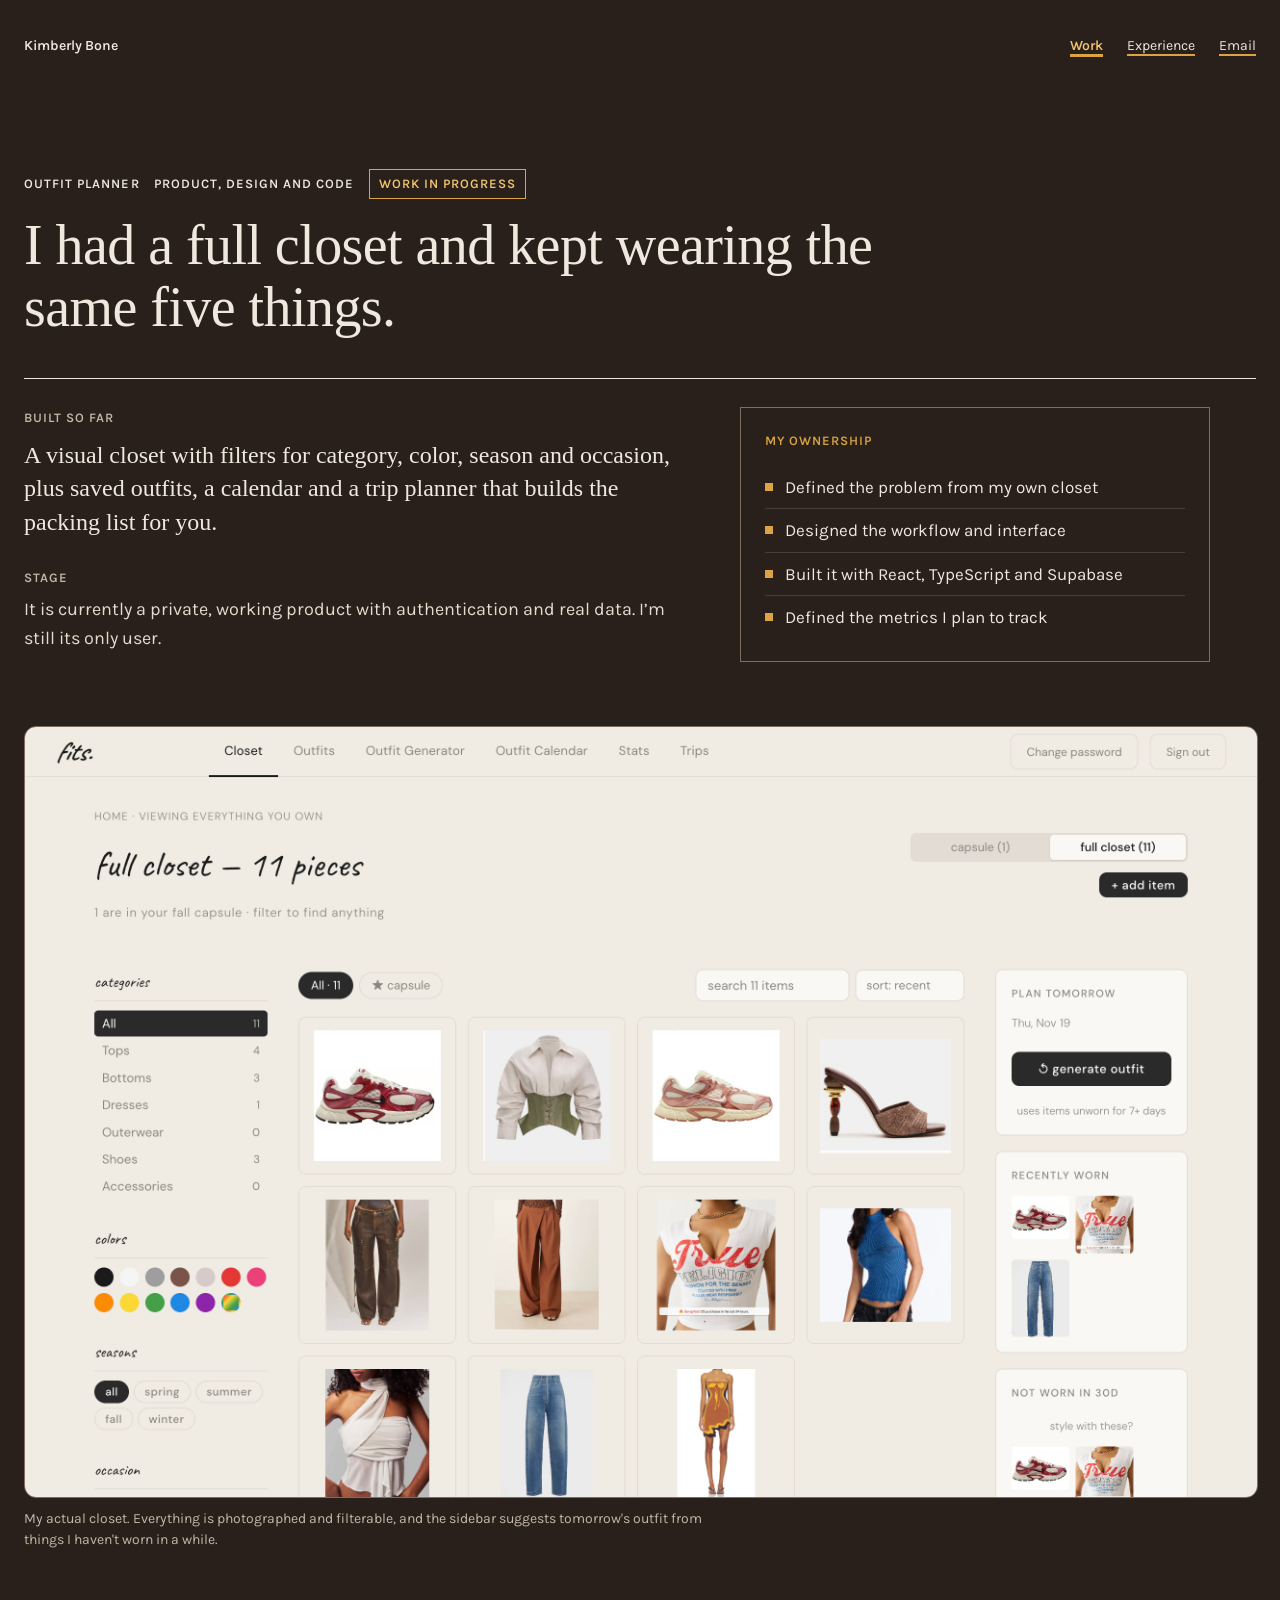
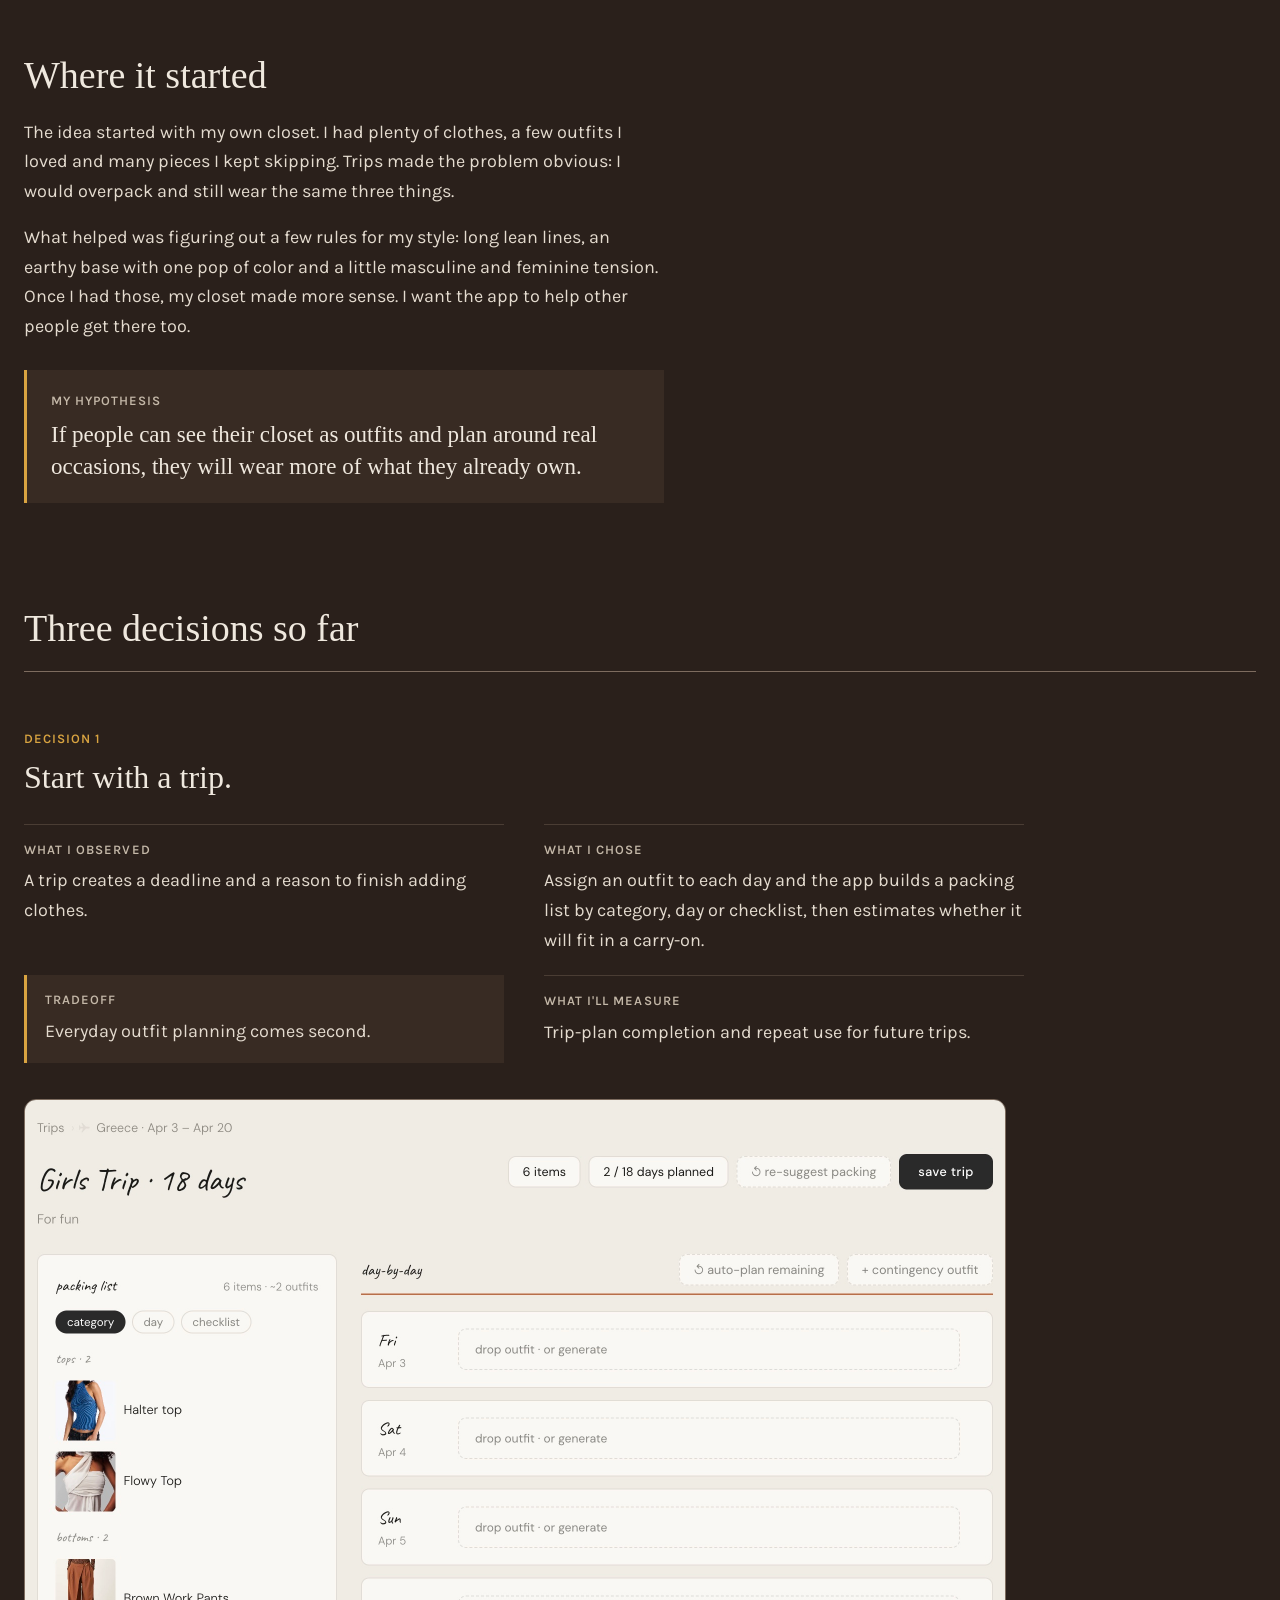
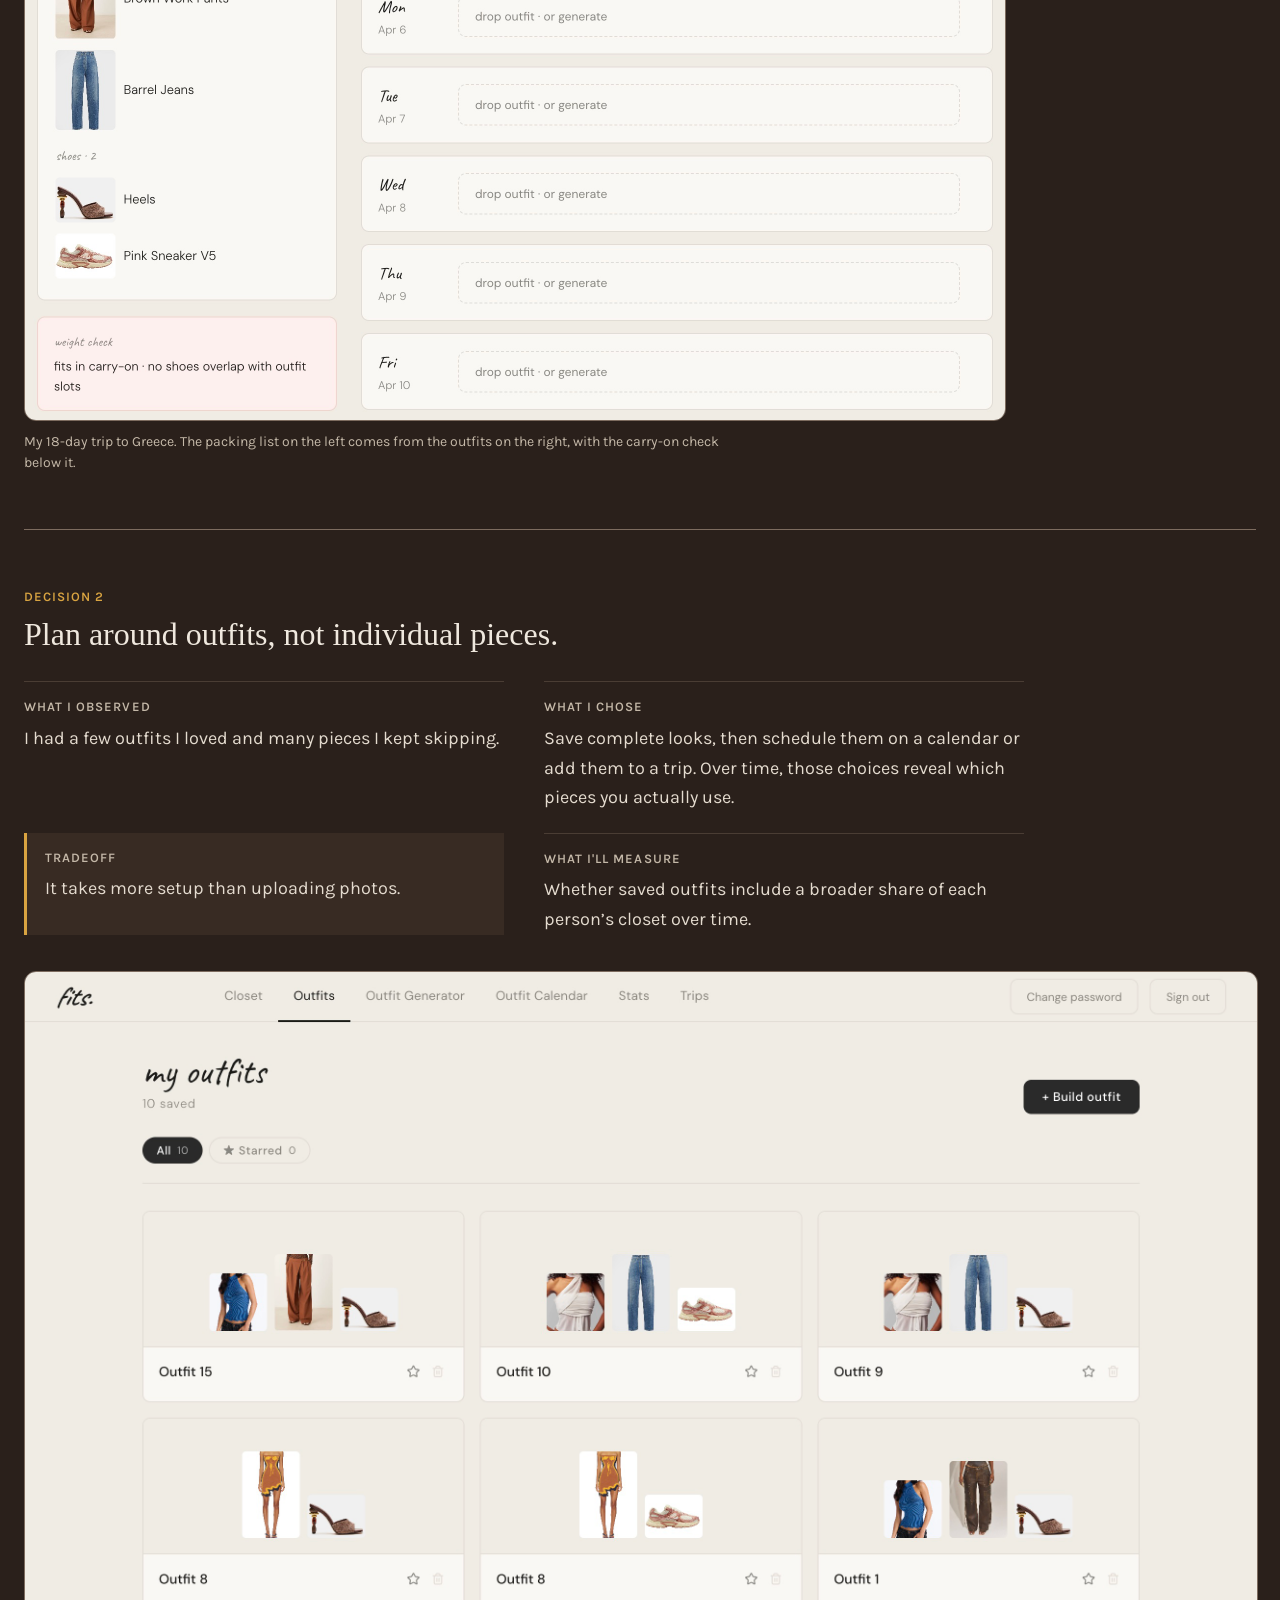
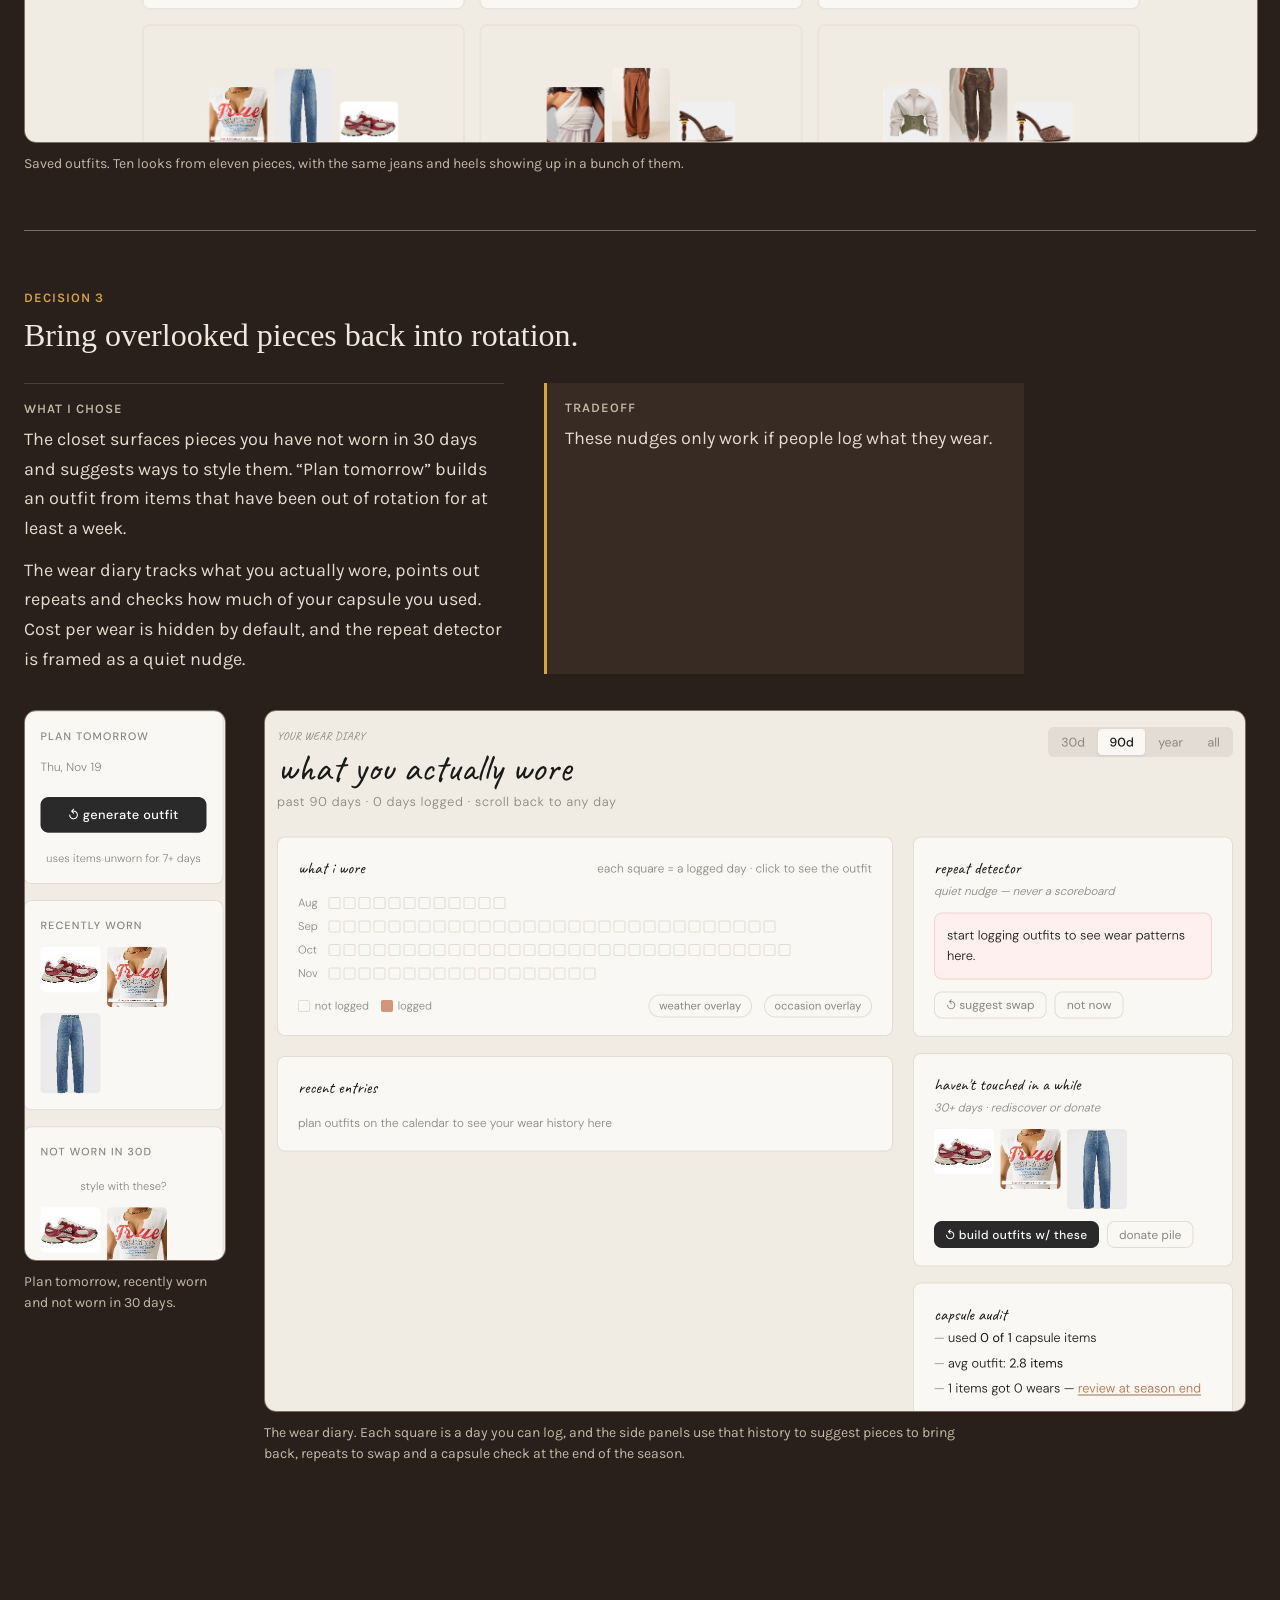
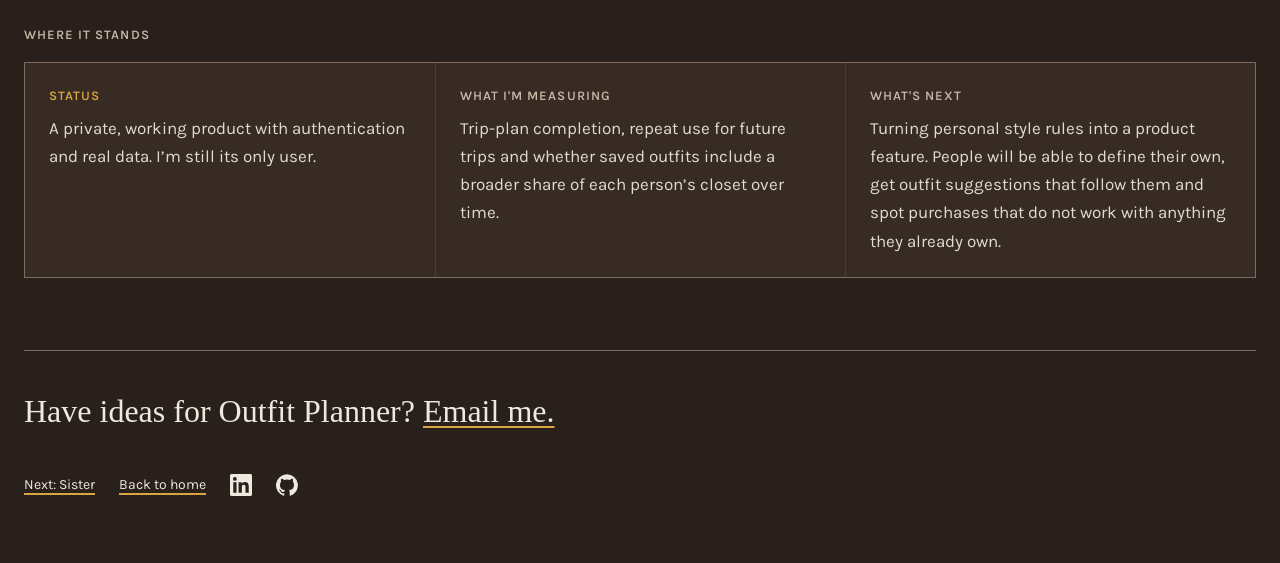
<file: outfit-planner.html>
<!doctype html>
<html lang="en">
<head>
<meta charset="utf-8">
<meta name="viewport" content="width=device-width, initial-scale=1">
<title>Outfit Planner</title>
<meta name="description" content="Outfit Planner case study by Kimberly Bone, a software engineer moving into product, based in New York.">
<link rel="preconnect" href="https://fonts.googleapis.com">
<link href="https://fonts.googleapis.com/css2?family=Karla:wght@400;500;600&amp;display=swap" rel="stylesheet">
<link rel="stylesheet" href="case-study.css">
</head>
<body>
<div class="page">

<header class="wrap site-header">
<a href="index.html" class="brand">Kimberly Bone</a>
<nav aria-label="Primary" class="primary-nav">
<a href="index.html#work-h" aria-current="true">Work</a>
<a href="index.html#experience">Experience</a>
<a href="mailto:bone.kimberlyd@gmail.com">Email</a>
</nav>
</header>

<section class="wrap hero">
<p class="eyebrow"><span>Outfit Planner</span><span>Product, design and code</span><span class="status-tag">Work in progress</span></p>
<h1>I had a full closet and kept wearing the same five things.</h1>
</section>

<section aria-label="At a glance" class="wrap">
<div class="glance">
<div class="glance-main">
<h2 class="label">Built so far</h2>
<p class="glance-lead">A visual closet with filters for category, color, season and occasion, plus saved outfits, a calendar and a trip planner that builds the packing list for you.</p>
<div class="glance-note">
<h2 class="label">Stage</h2>
<p>It is currently a private, working product with authentication and real data. I’m still its only user.</p>
</div>
</div>
<div class="ownership">
<h2 class="label">My ownership</h2>
<ul>
<li>Defined the problem from my own closet</li>
<li>Designed the workflow and interface</li>
<li>Built it with React, TypeScript and Supabase</li>
<li>Defined the metrics I plan to track</li>
</ul>
</div>
</div>
</section>

<figure class="wrap hero-shot">
<img src="images/fits-closet-2x.jpg" width="1280" alt="The fits closet: a grid of clothing photos with filters for category, color and season and a sidebar for planning tomorrow">
<figcaption>My actual closet. Everything is photographed and filterable, and the sidebar suggests tomorrow's outfit from things I haven't worn in a while.</figcaption>
</figure>

<section aria-labelledby="problem-h" class="wrap section">
<div class="measure">
<h2 id="problem-h">Where it started</h2>
<p>The idea started with my own closet. I had plenty of clothes, a few outfits I loved and many pieces I kept skipping. Trips made the problem obvious: I would overpack and still wear the same three things.</p>
<p>What helped was figuring out a few rules for my style: long lean lines, an earthy base with one pop of color and a little masculine and feminine tension. Once I had those, my closet made more sense. I want the app to help other people get there too.</p>
</div>
<div class="callout">
<h3 class="label">My hypothesis</h3>
<p>If people can see their closet as outfits and plan around real occasions, they will wear more of what they already own.</p>
</div>
</section>

<section aria-labelledby="decisions-h" class="wrap section">
<h2 id="decisions-h">Three decisions so far</h2>

<article class="decision">
<p class="label">Decision 1</p>
<h3>Start with a trip.</h3>
<dl class="facts">
<div><dt>What I observed</dt><dd>A trip creates a deadline and a reason to finish adding clothes.</dd></div>
<div><dt>What I chose</dt><dd>Assign an outfit to each day and the app builds a packing list by category, day or checklist, then estimates whether it will fit in a carry-on.</dd></div>
<div class="tradeoff"><dt>Tradeoff</dt><dd>Everyday outfit planning comes second.</dd></div>
<div><dt>What I'll measure</dt><dd>Trip-plan completion and repeat use for future trips.</dd></div>
</dl>
<div class="figures">
<figure class="wide">
<img src="images/fits-trip-2x.jpg" width="980" alt="A trip plan for an 18-day girls trip to Greece, with a packing list on the left and a day-by-day outfit plan on the right">
<figcaption>My 18-day trip to Greece. The packing list on the left comes from the outfits on the right, with the carry-on check below it.</figcaption>
</figure>
</div>
</article>

<article class="decision">
<p class="label">Decision 2</p>
<h3>Plan around outfits, not individual pieces.</h3>
<dl class="facts">
<div><dt>What I observed</dt><dd>I had a few outfits I loved and many pieces I kept skipping.</dd></div>
<div><dt>What I chose</dt><dd>Save complete looks, then schedule them on a calendar or add them to a trip. Over time, those choices reveal which pieces you actually use.</dd></div>
<div class="tradeoff"><dt>Tradeoff</dt><dd>It takes more setup than uploading photos.</dd></div>
<div><dt>What I'll measure</dt><dd>Whether saved outfits include a broader share of each person’s closet over time.</dd></div>
</dl>
<div class="figures">
<figure class="wide">
<img src="images/fits-outfits-2x.jpg" width="1280" alt="A grid of saved outfits, each showing its pieces side by side">
<figcaption>Saved outfits. Ten looks from eleven pieces, with the same jeans and heels showing up in a bunch of them.</figcaption>
</figure>
</div>
</article>

<article class="decision">
<p class="label">Decision 3</p>
<h3>Bring overlooked pieces back into rotation.</h3>
<dl class="facts">
<div><dt>What I chose</dt><dd>The closet surfaces pieces you have not worn in 30 days and suggests ways to style them. “Plan tomorrow” builds an outfit from items that have been out of rotation for at least a week.</dd><dd>The wear diary tracks what you actually wore, points out repeats and checks how much of your capsule you used. Cost per wear is hidden by default, and the repeat detector is framed as a quiet nudge.</dd></div>
<div class="tradeoff"><dt>Tradeoff</dt><dd>These nudges only work if people log what they wear.</dd></div>
</dl>
<div class="figures">
<figure class="slim" style="flex-basis: 200px">
<img src="images/fits-nudges-2x.jpg" width="200" alt="Closet sidebar with Plan tomorrow, Recently worn and Not worn in 30 days">
<figcaption>Plan tomorrow, recently worn and not worn in 30 days.</figcaption>
</figure>
<figure>
<img src="images/fits-stats-2x.jpg" width="980" alt="The wear diary: a grid of logged days, a repeat detector, pieces untouched for 30 days and a capsule audit">
<figcaption>The wear diary. Each square is a day you can log, and the side panels use that history to suggest pieces to bring back, repeats to swap and a capsule check at the end of the season.</figcaption>
</figure>
</div>
</article>
</section>

<section aria-labelledby="standing-h" class="wrap">
<h2 id="standing-h" class="label" style="margin-bottom: 16px">Where it stands</h2>
<div class="standing">
<div><h3 class="label label-status">Status</h3><p>A private, working product with authentication and real data. I’m still its only user.</p></div>
<div><h3 class="label">What I'm measuring</h3><p>Trip-plan completion, repeat use for future trips and whether saved outfits include a broader share of each person’s closet over time.</p></div>
<div><h3 class="label">What's next</h3><p>Turning personal style rules into a product feature. People will be able to define their own, get outfit suggestions that follow them and spot purchases that do not work with anything they already own.</p></div>
</div>
</section>

<footer class="wrap site-footer">
<div class="rule">
<p class="footer-cta">Have ideas for Outfit Planner? <a href="mailto:bone.kimberlyd@gmail.com?subject=Outfit%20Planner%20feedback">Email me.</a></p>
<p class="footer-links"><a href="sister.html">Next: Sister</a><a href="index.html">Back to home</a><a href="https://linkedin.com/in/kimberly-bone" class="social-link" aria-label="LinkedIn"><svg viewBox="0 0 24 24" width="22" height="22" aria-hidden="true" focusable="false"><path fill="currentColor" d="M20.45 20.45h-3.56v-5.57c0-1.33-.02-3.04-1.85-3.04-1.85 0-2.14 1.45-2.14 2.94v5.67H9.35V9h3.41v1.56h.05c.48-.9 1.64-1.85 3.37-1.85 3.6 0 4.27 2.37 4.27 5.46v6.28zM5.34 7.43a2.06 2.06 0 1 1 0-4.13 2.06 2.06 0 0 1 0 4.13zM7.12 20.45H3.56V9h3.56v11.45zM22.22 0H1.77C.79 0 0 .77 0 1.73v20.54C0 23.23.79 24 1.77 24h20.45c.98 0 1.78-.77 1.78-1.73V1.73C24 .77 23.2 0 22.22 0z"/></svg></a><a href="https://github.com/kimberlybone" class="social-link" aria-label="GitHub"><svg viewBox="0 0 24 24" width="22" height="22" aria-hidden="true" focusable="false"><path fill="currentColor" d="M12 .3a12 12 0 0 0-3.8 23.38c.6.12.83-.26.83-.57L9 21.07c-3.34.72-4.04-1.61-4.04-1.61-.55-1.39-1.34-1.76-1.34-1.76-1.08-.74.09-.73.09-.73 1.2.09 1.83 1.24 1.83 1.24 1.07 1.83 2.81 1.3 3.5 1 .1-.78.42-1.31.76-1.61-2.67-.3-5.47-1.33-5.47-5.93 0-1.31.47-2.38 1.24-3.22-.14-.3-.54-1.52.1-3.18 0 0 1-.32 3.3 1.23a11.5 11.5 0 0 1 6 0c2.28-1.55 3.29-1.23 3.29-1.23.64 1.66.24 2.88.12 3.18a4.65 4.65 0 0 1 1.23 3.22c0 4.61-2.8 5.63-5.48 5.92.42.36.81 1.1.81 2.22l-.01 3.29c0 .31.2.69.82.57A12 12 0 0 0 12 .3"/></svg></a></p>
</div>
</footer>

</div>
</body>
</html>
</file>
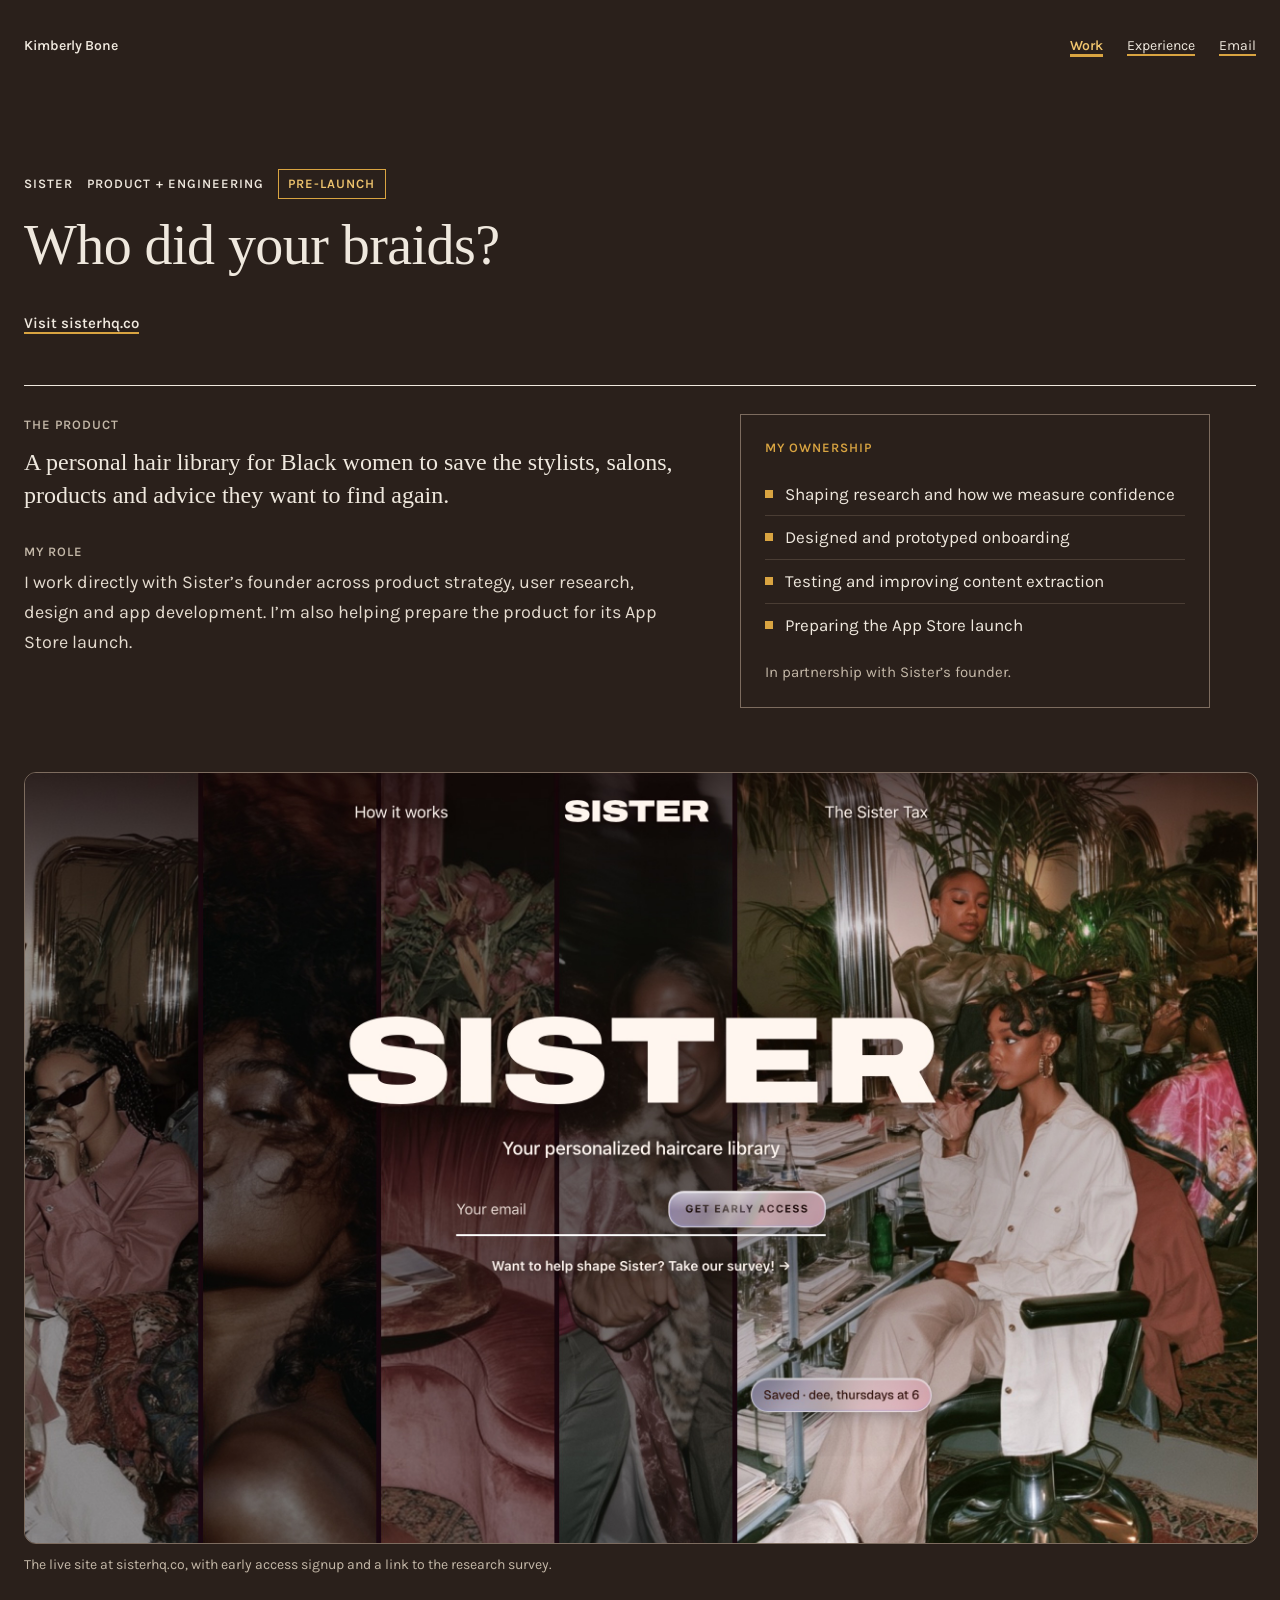
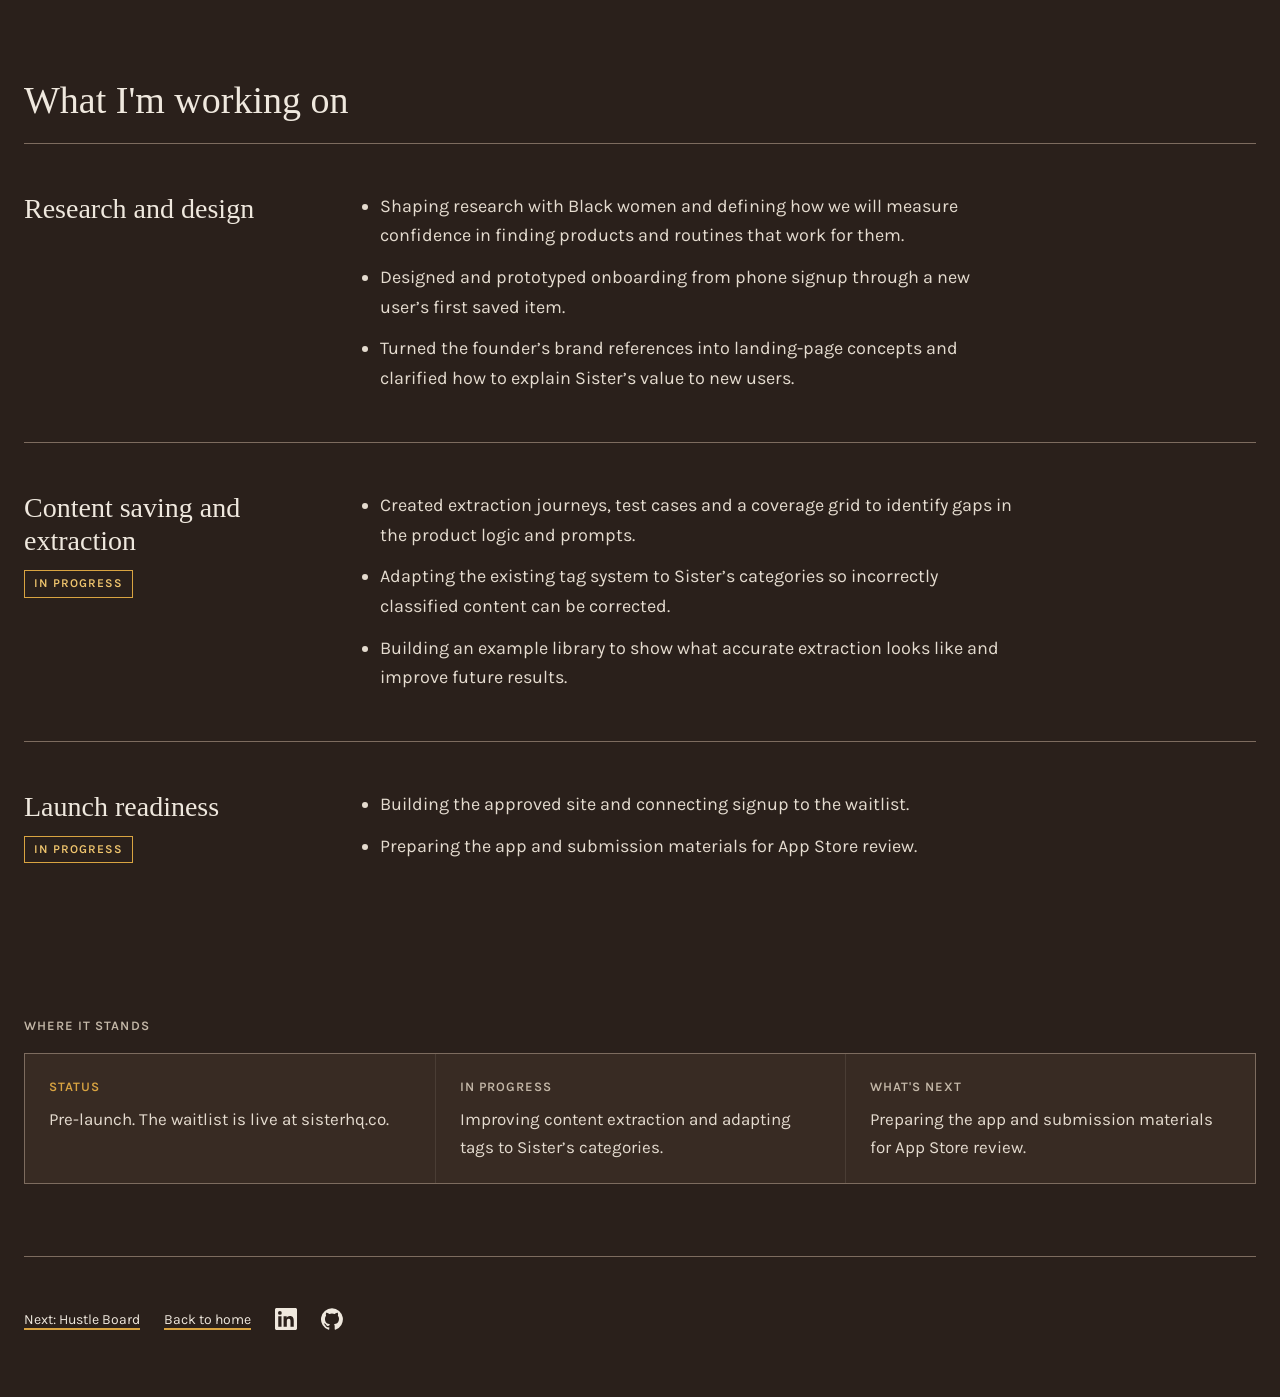
<file: sister.html>
<!doctype html>
<html lang="en">
<head>
<meta charset="utf-8">
<meta name="viewport" content="width=device-width, initial-scale=1">
<title>Sister</title>
<meta name="description" content="Sister case study by Kimberly Bone, a software engineer moving into product, based in New York.">
<link rel="preconnect" href="https://fonts.googleapis.com">
<link href="https://fonts.googleapis.com/css2?family=Karla:wght@400;500;600&amp;display=swap" rel="stylesheet">
<link rel="stylesheet" href="case-study.css">
</head>
<body>
<div class="page">

<header class="wrap site-header">
<a href="index.html" class="brand">Kimberly Bone</a>
<nav aria-label="Primary" class="primary-nav">
<a href="index.html#work-h" aria-current="true">Work</a>
<a href="index.html#experience">Experience</a>
<a href="mailto:bone.kimberlyd@gmail.com">Email</a>
</nav>
</header>

<section class="wrap hero">
<p class="eyebrow"><span>Sister</span><span>Product + Engineering</span><span class="status-tag">Pre-launch</span></p>
<h1>Who did your braids?</h1>
<p class="hero-links"><a href="https://sisterhq.co">Visit sisterhq.co</a></p>
</section>

<section aria-label="At a glance" class="wrap">
<div class="glance">
<div class="glance-main">
<h2 class="label">The product</h2>
<p class="glance-lead">A personal hair library for Black women to save the stylists, salons, products and advice they want to find again.</p>
<div class="glance-note">
<h2 class="label">My role</h2>
<p>I work directly with Sister’s founder across product strategy, user research, design and app development. I’m also helping prepare the product for its App Store launch.</p>
</div>
</div>
<div class="ownership">
<h2 class="label">My ownership</h2>
<ul>
<li>Shaping research and how we measure confidence</li>
<li>Designed and prototyped onboarding</li>
<li>Testing and improving content extraction</li>
<li>Preparing the App Store launch</li>
</ul>
<p class="ownership-note">In partnership with Sister’s founder.</p>
</div>
</div>
</section>

<figure class="wrap hero-shot">
<img src="images/sister-home-2x.jpg" alt="Sister's home page: a personalized haircare library with an early access signup">
<figcaption>The live site at sisterhq.co, with early access signup and a link to the research survey.</figcaption>
</figure>

<section aria-labelledby="work-h" class="wrap section">
<h2 id="work-h">What I'm working on</h2>

<div class="workstream">
<div class="workstream-head">
<h3>Research and design</h3>
</div>
<ul>
<li>Shaping research with Black women and defining how we will measure confidence in finding products and routines that work for them.</li>
<li>Designed and prototyped onboarding from phone signup through a new user’s first saved item.</li>
<li>Turned the founder’s brand references into landing-page concepts and clarified how to explain Sister’s value to new users.</li>
</ul>
</div>

<div class="workstream">
<div class="workstream-head">
<h3>Content saving and extraction</h3>
<span class="status-tag">In progress</span>
</div>
<ul>
<li>Created extraction journeys, test cases and a coverage grid to identify gaps in the product logic and prompts.</li>
<li>Adapting the existing tag system to Sister’s categories so incorrectly classified content can be corrected.</li>
<li>Building an example library to show what accurate extraction looks like and improve future results.</li>
</ul>
</div>

<div class="workstream">
<div class="workstream-head">
<h3>Launch readiness</h3>
<span class="status-tag">In progress</span>
</div>
<ul>
<li>Building the approved site and connecting signup to the waitlist.</li>
<li>Preparing the app and submission materials for App Store review.</li>
</ul>
</div>
</section>

<section aria-labelledby="standing-h" class="wrap">
<h2 id="standing-h" class="label" style="margin-bottom: 16px">Where it stands</h2>
<div class="standing">
<div><h3 class="label label-status">Status</h3><p>Pre-launch. The waitlist is live at sisterhq.co.</p></div>
<div><h3 class="label">In progress</h3><p>Improving content extraction and adapting tags to Sister’s categories.</p></div>
<div><h3 class="label">What's next</h3><p>Preparing the app and submission materials for App Store review.</p></div>
</div>
</section>

<footer class="wrap site-footer">
<div class="rule">
<p class="footer-links" style="margin-top: 0"><a href="hustle-board.html">Next: Hustle Board</a><a href="index.html">Back to home</a><a href="https://linkedin.com/in/kimberly-bone" class="social-link" aria-label="LinkedIn"><svg viewBox="0 0 24 24" width="22" height="22" aria-hidden="true" focusable="false"><path fill="currentColor" d="M20.45 20.45h-3.56v-5.57c0-1.33-.02-3.04-1.85-3.04-1.85 0-2.14 1.45-2.14 2.94v5.67H9.35V9h3.41v1.56h.05c.48-.9 1.64-1.85 3.37-1.85 3.6 0 4.27 2.37 4.27 5.46v6.28zM5.34 7.43a2.06 2.06 0 1 1 0-4.13 2.06 2.06 0 0 1 0 4.13zM7.12 20.45H3.56V9h3.56v11.45zM22.22 0H1.77C.79 0 0 .77 0 1.73v20.54C0 23.23.79 24 1.77 24h20.45c.98 0 1.78-.77 1.78-1.73V1.73C24 .77 23.2 0 22.22 0z"/></svg></a><a href="https://github.com/kimberlybone" class="social-link" aria-label="GitHub"><svg viewBox="0 0 24 24" width="22" height="22" aria-hidden="true" focusable="false"><path fill="currentColor" d="M12 .3a12 12 0 0 0-3.8 23.38c.6.12.83-.26.83-.57L9 21.07c-3.34.72-4.04-1.61-4.04-1.61-.55-1.39-1.34-1.76-1.34-1.76-1.08-.74.09-.73.09-.73 1.2.09 1.83 1.24 1.83 1.24 1.07 1.83 2.81 1.3 3.5 1 .1-.78.42-1.31.76-1.61-2.67-.3-5.47-1.33-5.47-5.93 0-1.31.47-2.38 1.24-3.22-.14-.3-.54-1.52.1-3.18 0 0 1-.32 3.3 1.23a11.5 11.5 0 0 1 6 0c2.28-1.55 3.29-1.23 3.29-1.23.64 1.66.24 2.88.12 3.18a4.65 4.65 0 0 1 1.23 3.22c0 4.61-2.8 5.63-5.48 5.92.42.36.81 1.1.81 2.22l-.01 3.29c0 .31.2.69.82.57A12 12 0 0 0 12 .3"/></svg></a></p>
</div>
</footer>

</div>
</body>
</html>
</file>
<file: case-study.css>
/* Shared styles for the case study pages */
:root{
  --bg:#2A201B; --ink:#EFE8DE; --body:#E4DBCF; --muted:#C4B8A8; --quiet:#9C8E80;
  --gold:#D9A441; --gold-hi:#F0C56E; --line:#7D6C5F; --line-soft:#4A3D34; --tint:#382B23;
  --serif:'Times New Roman', Times, serif; --sans:'Karla', sans-serif;
}
body{margin:0;background:var(--bg)}
a{color:var(--ink);text-decoration-color:var(--gold);text-underline-offset:4px;text-decoration-thickness:2px}
a:hover{color:var(--gold-hi)}
a:focus-visible{outline:2px solid var(--gold-hi);outline-offset:3px}
img{max-width:100%;height:auto;display:block}

.page{background:var(--bg);color:var(--ink);font-family:var(--sans);font-size:18px;line-height:1.65}
.wrap{max-width:1240px;margin:0 auto;padding:0 24px}

/* Header */
.site-header{display:flex;flex-wrap:wrap;gap:4px 24px;justify-content:space-between;padding-top:24px;font-size:14px}
.brand{text-decoration:none;font-weight:600;padding:10px 0}
.primary-nav{display:flex;flex-wrap:wrap;gap:4px 24px}
.primary-nav a{padding:10px 0}
.primary-nav a[aria-current]{color:var(--gold-hi);font-weight:600;text-decoration-thickness:3px}

/* Hero */
.hero{padding-top:clamp(56px,8vw,104px);padding-bottom:40px}
.eyebrow{margin:0;font-size:13px;font-weight:600;letter-spacing:.08em;text-transform:uppercase;display:flex;flex-wrap:wrap;align-items:center;gap:8px 14px}
.status-tag{padding:3px 9px;border:1px solid var(--gold);color:var(--gold-hi)}
.hero h1{margin:16px 0 0;font-family:var(--serif);font-weight:400;font-size:clamp(34px,6vw,56px);line-height:1.1;letter-spacing:-.01em;max-width:900px}
.hero-links{margin:24px 0 0;display:flex;flex-wrap:wrap;gap:4px 24px;font-size:15px;font-weight:600}
.hero-links a{padding:10px 0}

/* Labels */
.label{margin:0;font-size:13px;font-weight:600;letter-spacing:.08em;text-transform:uppercase;color:var(--muted)}
/* Gold is reserved for status, ownership and decision labels */
.ownership .label,.decision > .label,.standing .label-status{color:var(--gold)}

/* At a glance */
.glance{display:flex;flex-wrap:wrap;gap:32px 56px;border-top:1px solid var(--ink);padding-top:28px;margin-bottom:64px}
.glance-main{flex:3 1 440px;min-width:0;max-width:660px}
.glance-lead{margin:10px 0 0;font-family:var(--serif);font-size:24px;line-height:1.4}
.glance-note{margin:28px 0 0}
.glance-note p{margin:6px 0 0;color:var(--body)}
.ownership{flex:2 1 280px;min-width:0;max-width:420px;align-self:flex-start;padding:22px 24px;border:1px solid var(--line)}
.ownership ul{margin:14px 0 0;padding:0;list-style:none}
.ownership li{position:relative;padding:9px 0 9px 20px;border-top:1px solid var(--line-soft);font-size:17px;line-height:1.45}
.ownership li:first-child{border-top:0}
.ownership li::before{content:"";position:absolute;left:0;top:17px;width:8px;height:8px;background:var(--gold)}
.ownership-note{margin:14px 0 0;font-size:15px;color:var(--muted)}

/* Figures */
figure{margin:0}
figure img{border:1px solid var(--line);border-radius:12px}
figcaption{margin-top:10px;font-size:14px;line-height:1.5;color:var(--muted);max-width:720px}
.hero-shot{margin-bottom:104px}
.figures{display:flex;flex-wrap:wrap;gap:28px 40px;align-items:flex-start;margin-top:36px}
.figures figure{flex:1 1 320px;min-width:0}
.figures .narrow{flex:0 1 480px}
.figures .slim{flex:0 1 260px}
.figures .wide{flex:1 1 100%}

/* Sections */
.section{padding-bottom:104px}
.section h2{margin:0 0 20px;font-family:var(--serif);font-weight:400;font-size:clamp(30px,4vw,38px);line-height:1.15}
.measure{max-width:640px}
.measure p{margin:0 0 16px;color:var(--body)}
.callout{margin:28px 0 0;padding:20px 24px;max-width:640px;box-sizing:border-box;background:var(--tint);border-left:3px solid var(--gold)}
.callout p{margin:8px 0 0;font-family:var(--serif);font-size:23px;line-height:1.4;color:var(--ink)}

/* Decision cards */
.decision{padding:56px 0;border-top:1px solid var(--line)}
.decision h3{margin:8px 0 0;font-family:var(--serif);font-weight:400;font-size:clamp(26px,3vw,32px);line-height:1.2;max-width:760px}
.facts{display:grid;grid-template-columns:1fr;gap:20px 40px;margin:28px 0 0;max-width:1000px}
@media (min-width:760px){.facts{grid-template-columns:repeat(2,1fr)}}
.facts > div{padding-top:14px;border-top:1px solid var(--line-soft)}
.facts dt{font-size:13px;font-weight:600;letter-spacing:.08em;text-transform:uppercase;color:var(--muted)}
.facts dd{margin:6px 0 0;color:var(--body)}
.facts dd + dd{margin-top:12px}
.facts .tradeoff{padding:14px 18px 16px;border-top:0;border-left:3px solid var(--gold);background:var(--tint)}

/* Workstreams (Sister) */
.workstream{display:flex;flex-wrap:wrap;gap:20px 56px;padding:48px 0;border-top:1px solid var(--line)}
.workstream-head{flex:0 0 280px;min-width:0}
.workstream h3{margin:0;font-family:var(--serif);font-weight:400;font-size:28px;line-height:1.2}
.workstream .status-tag{display:inline-block;margin-top:12px;font-size:12px;font-weight:600;letter-spacing:.08em;text-transform:uppercase}
.workstream ul{flex:999 1 440px;min-width:0;max-width:640px;margin:0;padding-left:20px;color:var(--body)}
.workstream li{margin-bottom:12px}
.workstream li:last-child{margin-bottom:0}

/* Where it stands */
.standing{display:grid;grid-template-columns:1fr;border:1px solid var(--line);background:var(--tint)}
.standing > div{padding:22px 24px;border-top:1px solid var(--line-soft)}
.standing > div:first-child{border-top:0}
@media (min-width:860px){
  .standing{grid-template-columns:repeat(3,1fr)}
  .standing > div{border-top:0;border-left:1px solid var(--line-soft)}
  .standing > div:first-child{border-left:0}
}
.standing p{margin:8px 0 0;font-size:17px;color:var(--body)}

/* Footer */
.site-footer{padding-top:72px;padding-bottom:56px}
.site-footer .rule{border-top:1px solid var(--line);padding-top:40px}
.footer-cta{margin:0;font-family:var(--serif);font-size:32px;line-height:1.25;max-width:760px}
.footer-links{margin:32px 0 0;display:flex;flex-wrap:wrap;gap:4px 24px;font-size:14px}
.footer-links{align-items:center}
.footer-links a{padding:10px 0}
.footer-links .social-link{display:inline-flex;flex:0 0 44px;align-items:center;justify-content:center;width:44px;height:44px;margin:0 -11px;padding:0;color:var(--ink)}
.footer-links .social-link:hover{color:var(--gold-hi)}
</file>
